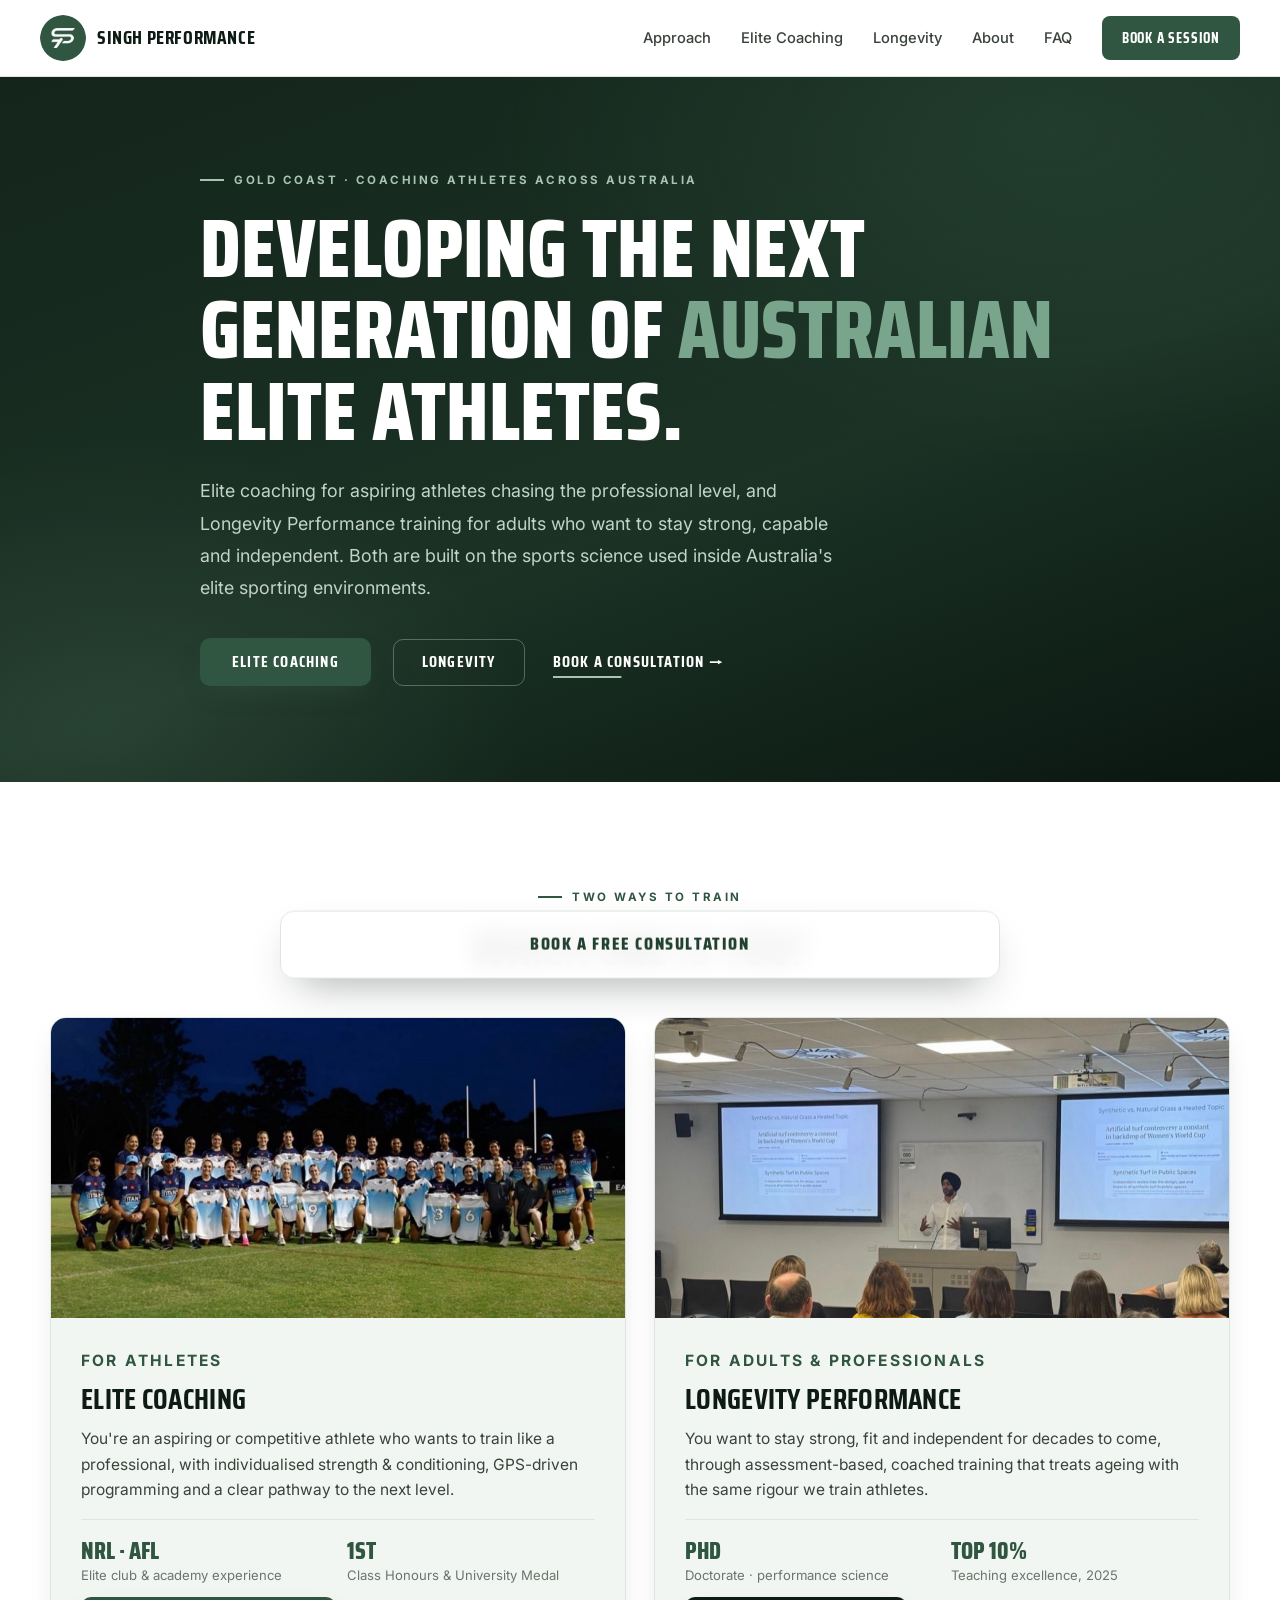
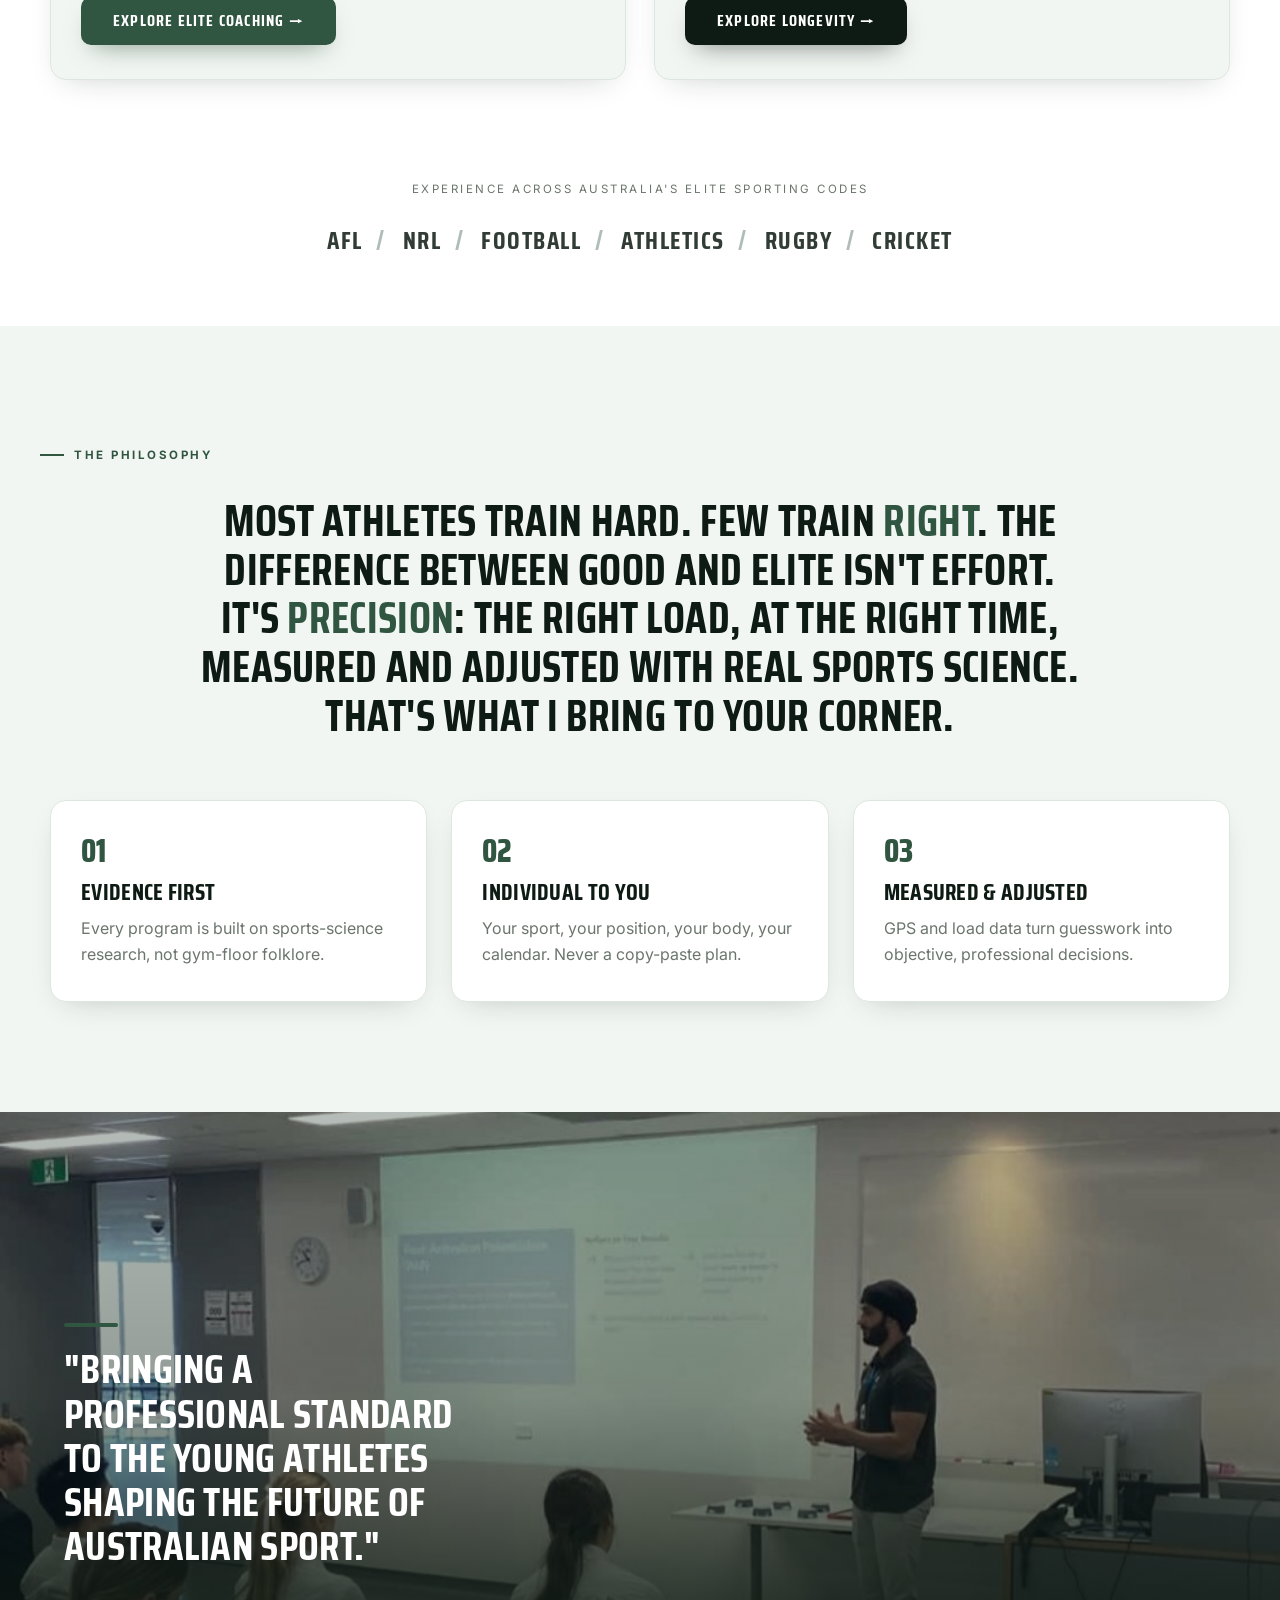
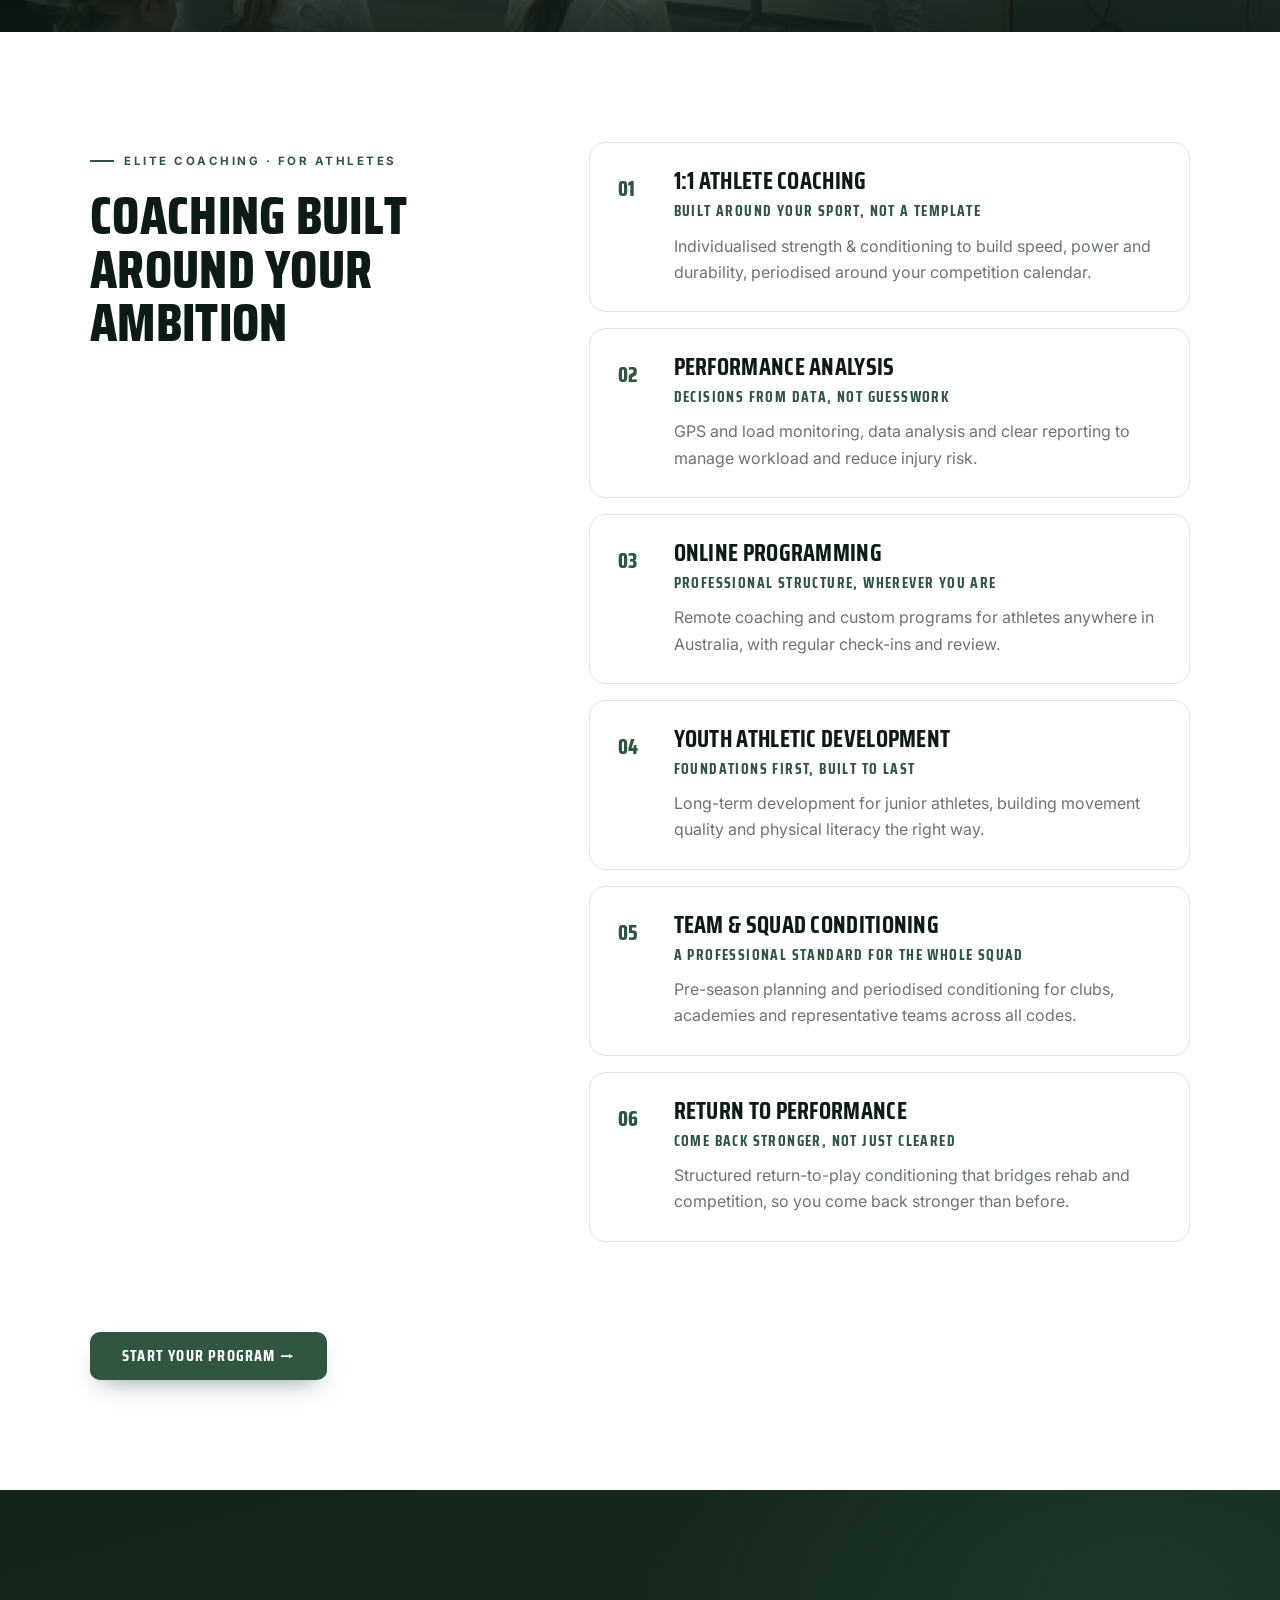
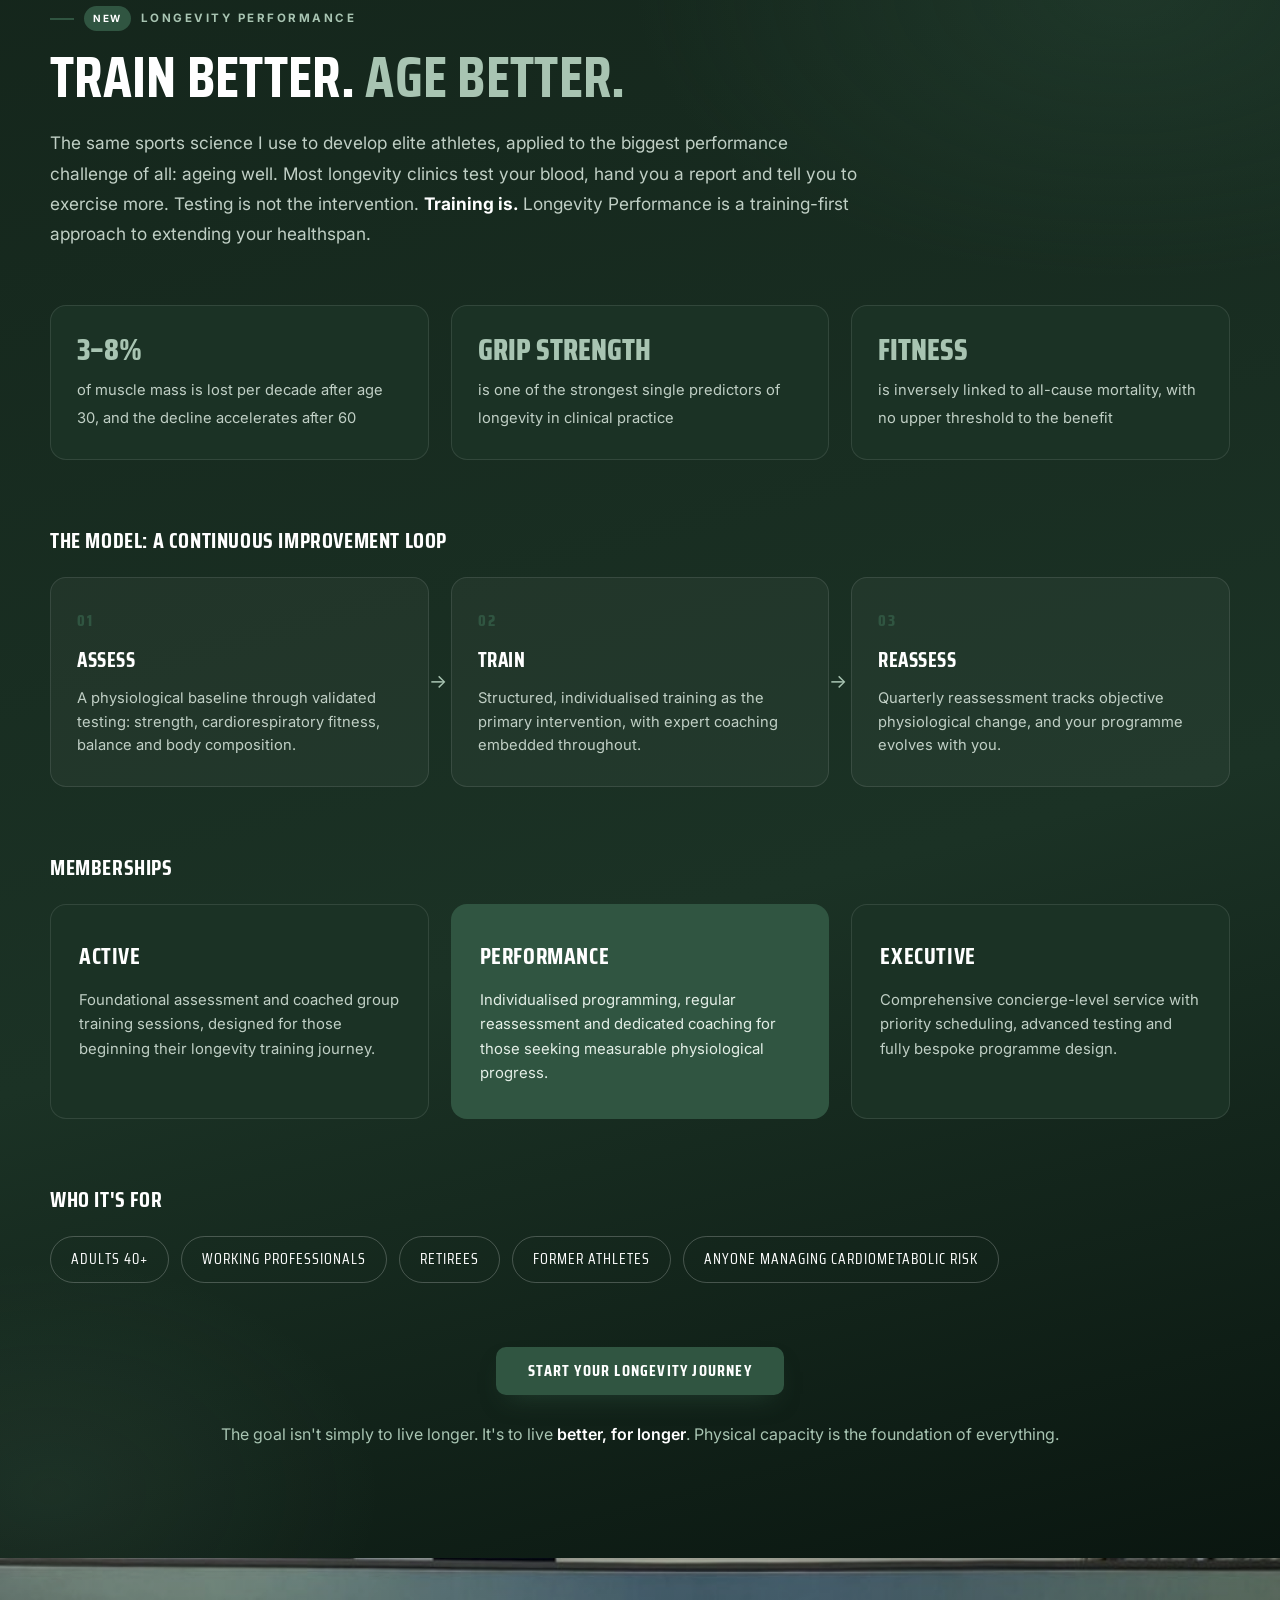
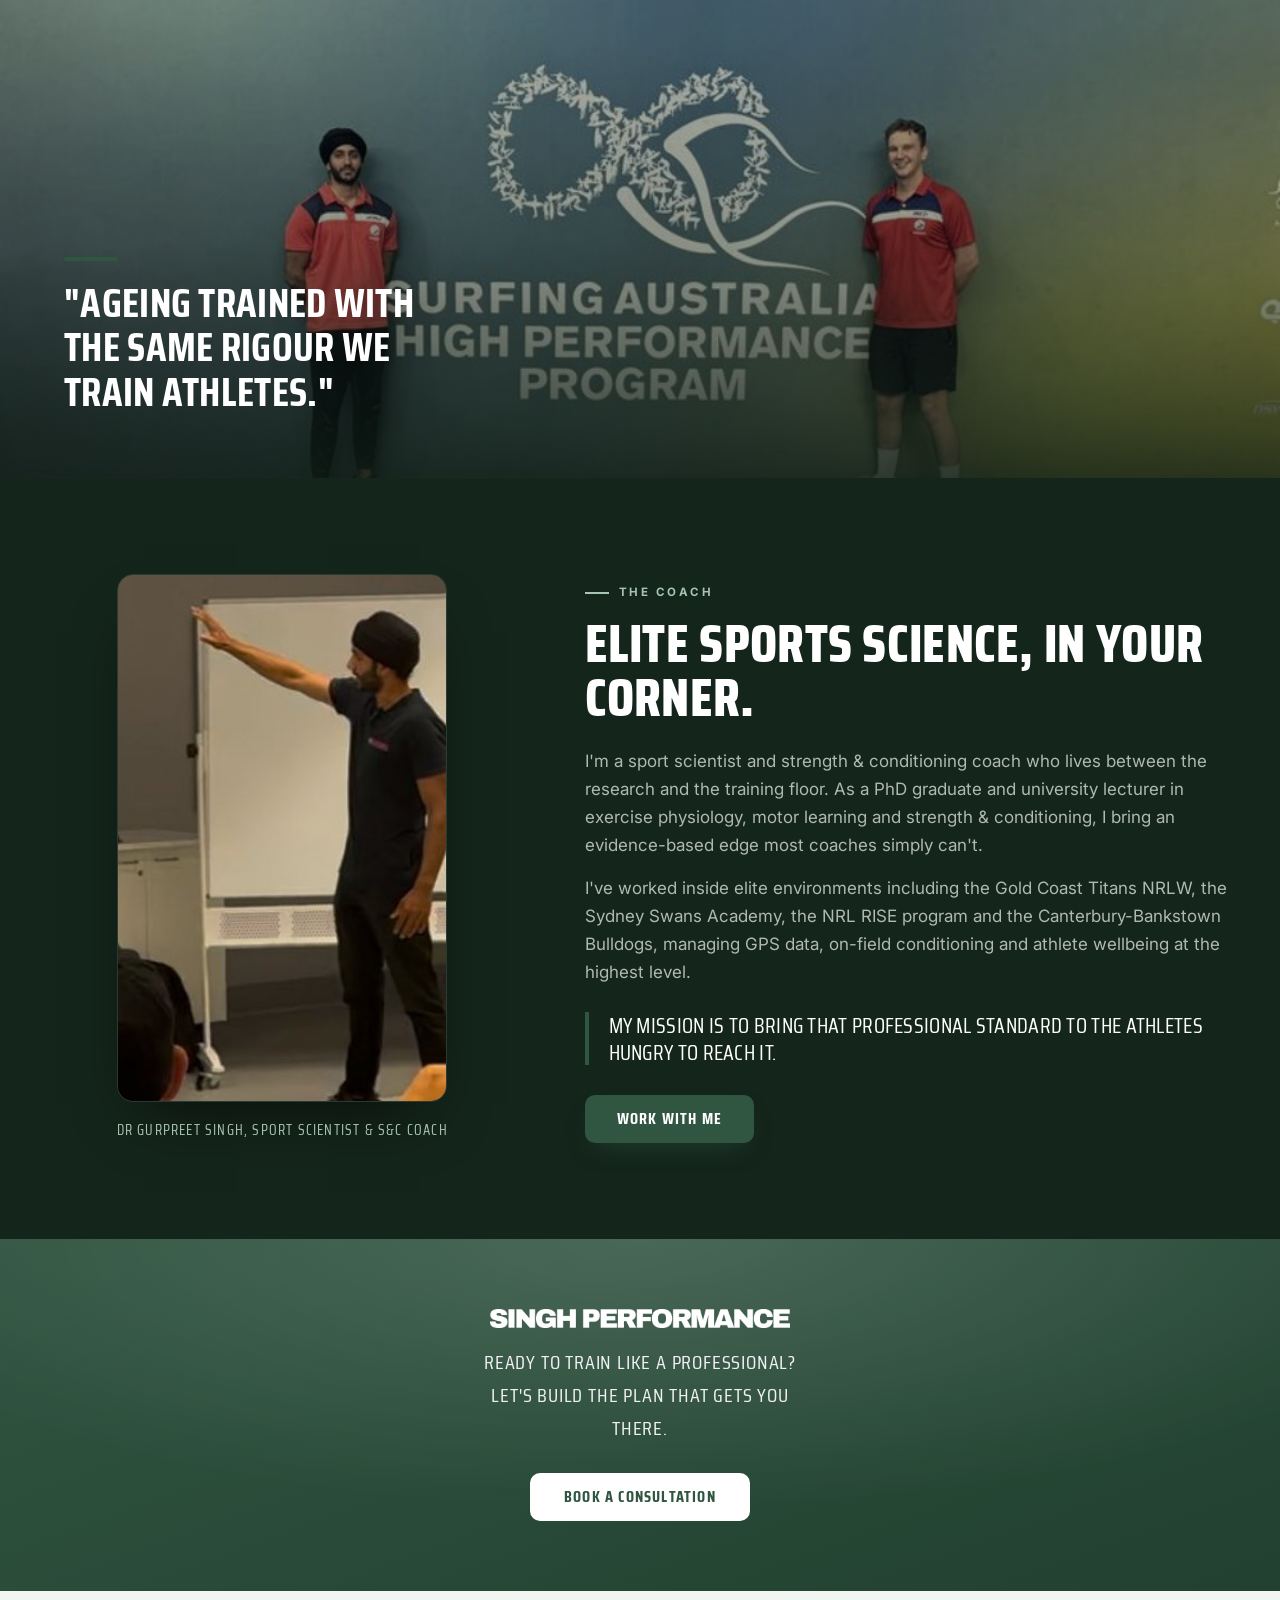
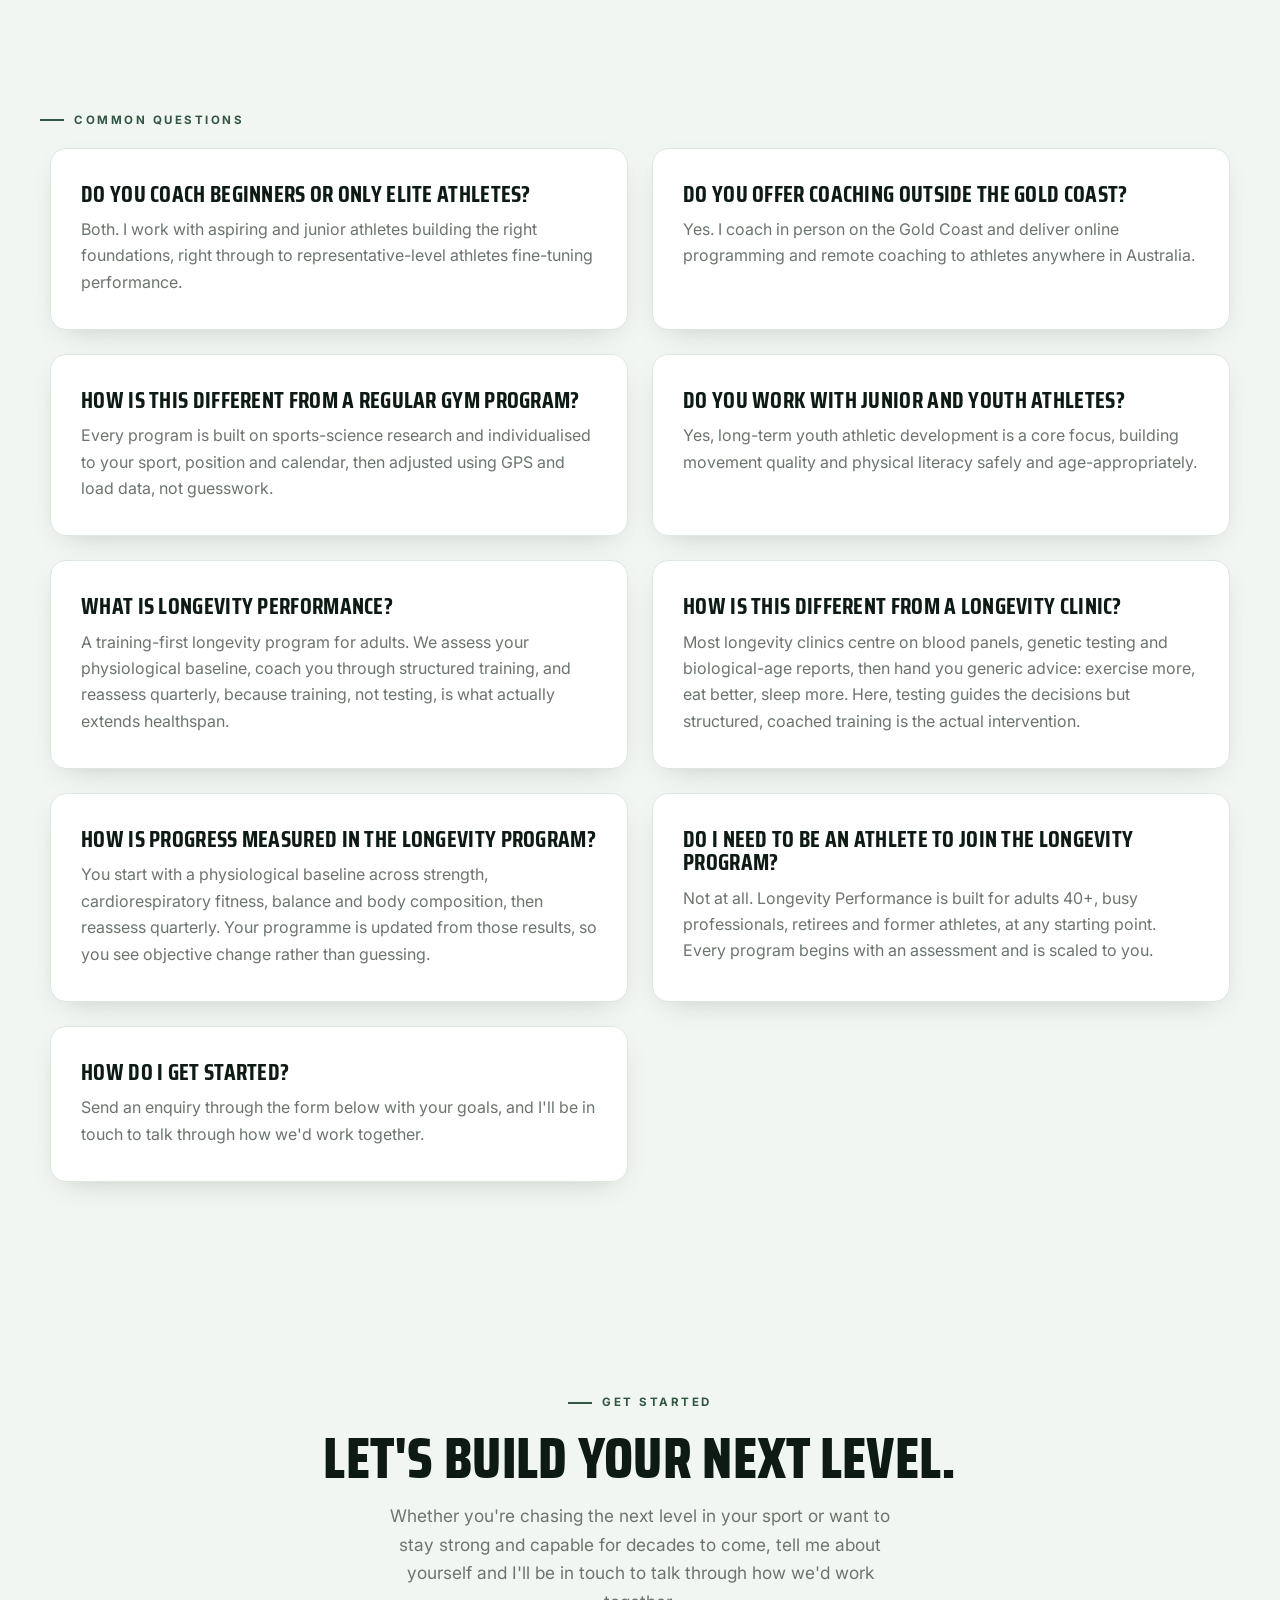
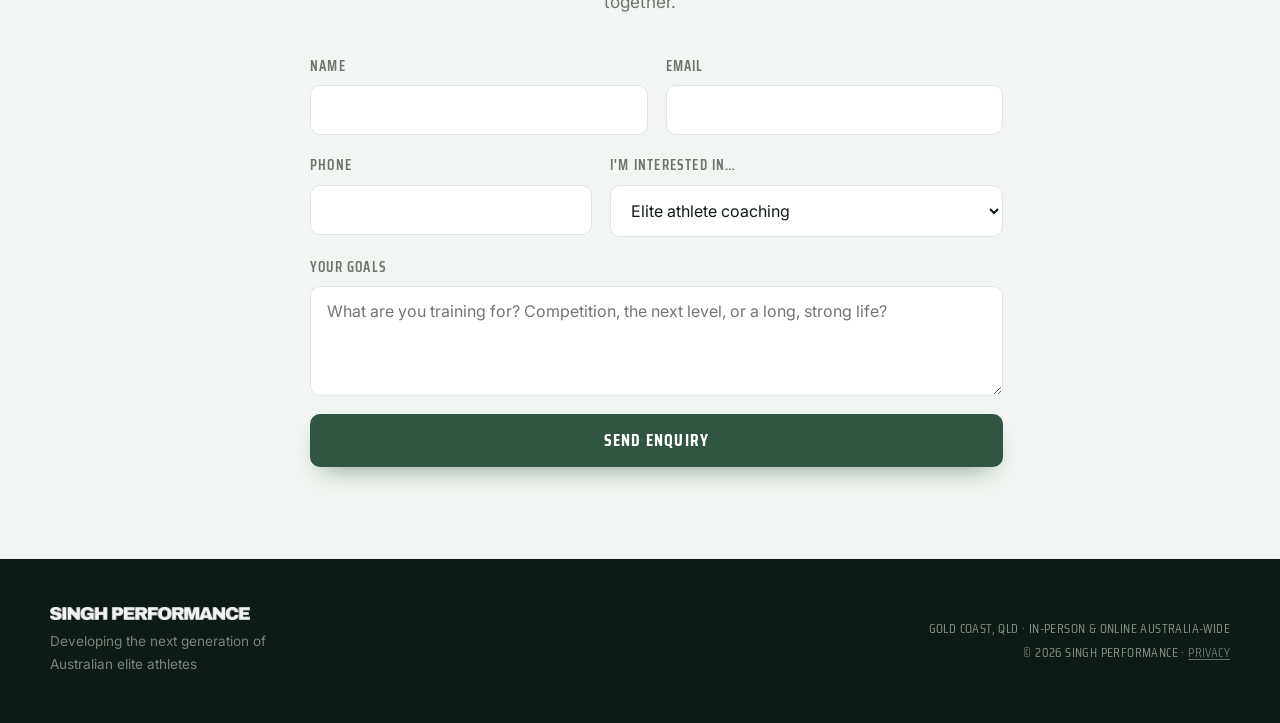
<file: index.html>
<!DOCTYPE html>
<html lang="en">
<head>
<meta charset="UTF-8" />
<meta name="viewport" content="width=device-width, initial-scale=1.0" />

<!-- Google tag (gtag.js) -->
<script async src="https://www.googletagmanager.com/gtag/js?id=G-8RPVHQFWWF"></script>
<script>
  window.dataLayer = window.dataLayer || [];
  function gtag(){dataLayer.push(arguments);}
  gtag('js', new Date());
  gtag('config', 'G-8RPVHQFWWF');
</script>

<!-- Microsoft Clarity (heatmaps + session recordings) -->
<script type="text/javascript">
  (function(c,l,a,r,i,t,y){
      c[a]=c[a]||function(){(c[a].q=c[a].q||[]).push(arguments)};
      t=l.createElement(r);t.async=1;t.src="https://www.clarity.ms/tag/"+i;
      y=l.getElementsByTagName(r)[0];y.parentNode.insertBefore(t,y);
  })(window, document, "clarity", "script", "xoti4fgaty");
</script>

<title>Singh Performance | Elite Strength &amp; Conditioning Coaching in Gold Coast</title>
<meta name="description" content="Evidence-based strength & conditioning for aspiring athletes, plus Longevity Performance training to help adults build strength, fitness and healthspan. Gold Coast based, in-person and online. Led by Dr Gurpreet Singh, sport scientist, PhD graduate and university lecturer." />
<meta name="keywords" content="strength and conditioning Gold Coast, sports performance coach, athletic development, aspiring athletes, performance analysis, online coaching, sports scientist, longevity training Gold Coast, healthspan, strength training over 40, ageing well exercise" />
<meta name="author" content="Dr Gurpreet Singh" />
<link rel="canonical" href="https://singh-performance.vercel.app/" />
<meta name="msvalidate.01" content="92124E32671C10B7A92B32FA851747DD" />

<meta property="og:type" content="website" />
<meta property="og:title" content="Singh Performance | Take Your Performance to the Next Level" />
<meta property="og:description" content="Evidence-based coaching for aspiring athletes ready to train like professionals. Gold Coast · in-person & online." />
<meta property="og:image" content="https://singh-performance.vercel.app/assets/logo-400.png" />
<meta property="og:url" content="https://singh-performance.vercel.app/" />
<meta name="twitter:card" content="summary_large_image" />

<link rel="icon" type="image/png" href="assets/logo-circle-128.png" />
<link rel="apple-touch-icon" href="assets/apple-touch-icon.png" />
<meta name="theme-color" content="#14251b" />
<link rel="preconnect" href="https://fonts.googleapis.com" />
<link rel="preconnect" href="https://fonts.gstatic.com" crossorigin />
<link href="https://fonts.googleapis.com/css2?family=Saira+Condensed:wght@500;600;700;800&family=Inter:wght@400;500;600;700&display=swap" rel="stylesheet" />
<link rel="stylesheet" href="styles.css" />

<script type="application/ld+json">
{
  "@context": "https://schema.org",
  "@type": "SportsActivityLocation",
  "name": "Singh Performance",
  "description": "Evidence-based strength & conditioning for aspiring athletes and teams, plus Longevity Performance, a training-first healthspan program for adults.",
  "slogan": "Developing the next generation of Australian elite athletes",
  "image": "https://singh-performance.vercel.app/assets/logo-400.png",
  "url": "https://singh-performance.vercel.app/",
  "areaServed": "Australia",
  "address": { "@type": "PostalAddress", "addressRegion": "QLD", "addressLocality": "Gold Coast", "addressCountry": "AU" },
  "geo": { "@type": "GeoCoordinates", "latitude": -28.0167, "longitude": 153.4000 },
  "founder": { "@type": "Person", "name": "Dr Gurpreet Singh", "jobTitle": "Sport Scientist & Strength and Conditioning Coach", "alumniOf": "Southern Cross University" },
  "hasOfferCatalog": {
    "@type": "OfferCatalog",
    "name": "Coaching Programs",
    "itemListElement": [
      { "@type": "Offer", "itemOffered": { "@type": "Service", "name": "Elite Athlete Coaching", "description": "Individualised strength and conditioning, GPS-driven performance analysis, online programming, youth athletic development and team conditioning for aspiring and competitive athletes.", "areaServed": "Australia", "provider": { "@type": "Person", "name": "Dr Gurpreet Singh" } } },
      { "@type": "Offer", "itemOffered": { "@type": "Service", "name": "Longevity Performance", "description": "Training-first healthspan program for adults: physiological baseline assessment, structured coached training and quarterly reassessment across Active, Performance and Executive memberships.", "areaServed": "Gold Coast, Australia", "provider": { "@type": "Person", "name": "Dr Gurpreet Singh" } } }
    ]
  }
}
</script>

<script type="application/ld+json">
{
  "@context": "https://schema.org",
  "@type": "Person",
  "name": "Dr Gurpreet Singh",
  "jobTitle": "Sport Scientist & Strength and Conditioning Coach",
  "worksFor": { "@type": "Organization", "name": "Singh Performance", "url": "https://singh-performance.vercel.app/" },
  "alumniOf": { "@type": "CollegeOrUniversity", "name": "Southern Cross University" },
  "url": "https://singh-performance.vercel.app/",
  "knowsAbout": ["strength and conditioning", "sports science", "exercise physiology", "athletic development", "longevity training", "healthspan"],
  "sameAs": [
    "https://www.linkedin.com/in/gurpreet-singh-19b025181/",
    "https://www.scu.edu.au/about/leadership/university-council/gurpreet-singh/"
  ]
}
</script>

<script type="application/ld+json">
{
  "@context": "https://schema.org",
  "@type": "FAQPage",
  "mainEntity": [
    {"@type":"Question","name":"Do you coach beginners or only elite athletes?","acceptedAnswer":{"@type":"Answer","text":"Both. I work with aspiring and junior athletes building the right foundations, right through to representative-level athletes fine-tuning performance."}},
    {"@type":"Question","name":"Do you offer coaching outside the Gold Coast?","acceptedAnswer":{"@type":"Answer","text":"Yes. I coach in person on the Gold Coast and deliver online programming and remote coaching to athletes anywhere in Australia."}},
    {"@type":"Question","name":"How is this different from a regular gym program?","acceptedAnswer":{"@type":"Answer","text":"Every program is built on sports-science research and individualised to your sport, position and calendar, then adjusted using GPS and load data, not guesswork."}},
    {"@type":"Question","name":"Do you work with junior and youth athletes?","acceptedAnswer":{"@type":"Answer","text":"Yes, long-term youth athletic development is a core focus, building movement quality and physical literacy safely and age-appropriately."}},
    {"@type":"Question","name":"What is Longevity Performance?","acceptedAnswer":{"@type":"Answer","text":"A training-first longevity program for adults: assess your physiological baseline, train with structured coaching, and reassess quarterly. Training, not testing, is the intervention that extends healthspan."}},
    {"@type":"Question","name":"How is this different from a longevity clinic?","acceptedAnswer":{"@type":"Answer","text":"Most longevity clinics centre on blood panels, genetic testing and biological-age reports, then hand you generic advice: exercise more, eat better, sleep more. Here, testing guides the decisions but structured, coached training is the actual intervention."}},
    {"@type":"Question","name":"How is progress measured in the longevity program?","acceptedAnswer":{"@type":"Answer","text":"You start with a physiological baseline across strength, cardiorespiratory fitness, balance and body composition, then reassess quarterly. Your programme is updated from those results, so you see objective change rather than guessing."}},
    {"@type":"Question","name":"Do I need to be an athlete to join the longevity program?","acceptedAnswer":{"@type":"Answer","text":"No. Longevity Performance is built for adults 40+, busy professionals, retirees and former athletes at any starting point. Every program begins with an assessment and is scaled to the individual."}},
    {"@type":"Question","name":"How do I get started?","acceptedAnswer":{"@type":"Answer","text":"Send an enquiry through the contact form with your goals, and Dr Singh will be in touch to talk through how you'd work together."}}
  ]
}
</script>
</head>
<body>

<span id="top" aria-hidden="true"></span>
<!-- NAV -->
<header class="nav">
  <a class="brand" href="#top" aria-label="Singh Performance, back to top">
    <img src="assets/logo-circle-128.png" alt="Singh Performance" width="46" height="46" />
    <span>Singh Performance</span>
  </a>
  <button class="nav__toggle" aria-label="Open menu" aria-expanded="false" aria-controls="nav-links">
    <span></span><span></span><span></span>
  </button>
  <nav class="nav__links" id="nav-links">
    <a href="#approach">Approach</a>
    <a href="#elite">Elite Coaching</a>
    <a href="#longevity">Longevity</a>
    <a href="#about">About</a>
    <a href="#faq">FAQ</a>
    <a href="#contact" class="link-cta">Book a session</a>
  </nav>
</header>

<!-- HERO -->
<section class="hero">
  <div class="hero__grid">
    <div class="hero__text">
      <p class="kicker">Gold Coast · Coaching athletes across Australia</p>
      <h1>Developing the next generation of <em>Australian</em> elite athletes.</h1>
      <p class="lede">Elite coaching for aspiring athletes chasing the professional level, and Longevity Performance training for adults who want to stay strong, capable and independent. Both are built on the sports science used inside Australia's elite sporting environments.</p>
      <div class="hero__actions">
        <a href="#elite" class="btn btn--solid">Elite Coaching</a>
        <a href="#longevity" class="btn btn--ghost">Longevity</a>
        <a href="#contact" class="btn btn--text">Book a consultation →</a>
      </div>
    </div>
    <!-- hero portrait removed 2026-07-20; replacement photo coming. Restore a .hero__mark block here when it arrives. -->
  </div>
</section>

<!-- TWO PATHWAYS -->
<section class="paths" id="pathways">
  <div class="paths__intro">
    <p class="kicker kicker--center">Two ways to train</p>
    <h2>Which one is you?</h2>
  </div>
  <div class="paths__grid">
    <a class="path" href="#elite">
      <div class="path__media"><img src="assets/path-elite.jpg" alt="Gold Coast Titans NRLW squad at a jersey presentation" loading="lazy" /></div>
      <div class="path__body">
        <p class="path__kicker">For athletes</p>
        <h3>Elite Coaching</h3>
        <p>You're an aspiring or competitive athlete who wants to train like a professional, with individualised strength &amp; conditioning, GPS-driven programming and a clear pathway to the next level.</p>
        <div class="path__creds">
          <div class="pcred"><strong>NRL · AFL</strong><span>Elite club &amp; academy experience</span></div>
          <div class="pcred"><strong>1st</strong><span>Class Honours &amp; University Medal</span></div>
        </div>
        <span class="path__cta btn btn--solid">Explore elite coaching →</span>
      </div>
    </a>
    <a class="path" href="#longevity">
      <div class="path__media"><img src="assets/path-longevity.jpg" alt="Dr Gurpreet Singh presenting exercise science to a community audience" loading="lazy" /></div>
      <div class="path__body">
        <p class="path__kicker">For adults &amp; professionals</p>
        <h3>Longevity Performance</h3>
        <p>You want to stay strong, fit and independent for decades to come, through assessment-based, coached training that treats ageing with the same rigour we train athletes.</p>
        <div class="path__creds">
          <div class="pcred"><strong>PhD</strong><span>Doctorate · performance science</span></div>
          <div class="pcred"><strong>Top 10%</strong><span>Teaching excellence, 2025</span></div>
        </div>
        <span class="path__cta btn btn--dark">Explore longevity →</span>
      </div>
    </a>
  </div>
</section>

<!-- AUSTRALIAN SPORT STRIP -->
<section class="codes">
  <span class="codes__label">Experience across Australia's elite sporting codes</span>
  <ul class="codes__list">
    <li>AFL</li><li>NRL</li><li>Football</li><li>Athletics</li><li>Rugby</li><li>Cricket</li>
  </ul>
</section>

<!-- APPROACH / PHILOSOPHY -->
<section class="approach" id="approach">
  <p class="kicker kicker--center">The philosophy</p>
  <p class="statement">Most athletes train hard. Few train <em>right</em>. The difference between good and elite isn't effort. It's <em>precision</em>: the right load, at the right time, measured and adjusted with real sports science. That's what I bring to your corner.</p>
  <div class="pillars">
    <div class="pillar"><span>01</span><h3>Evidence first</h3><p>Every program is built on sports-science research, not gym-floor folklore.</p></div>
    <div class="pillar"><span>02</span><h3>Individual to you</h3><p>Your sport, your position, your body, your calendar. Never a copy-paste plan.</p></div>
    <div class="pillar"><span>03</span><h3>Measured &amp; adjusted</h3><p>GPS and load data turn guesswork into objective, professional decisions.</p></div>
  </div>
</section>

<!-- ACTION BAND -->
<section class="band">
  <img src="assets/band-coaching.jpg" alt="Dr Gurpreet Singh coaching young athletes" />
  <div class="band__overlay">
    <p class="band__quote">"Bringing a professional standard to the young athletes shaping the future of Australian sport."</p>
  </div>
</section>

<!-- SERVICES -->
<section class="services" id="elite">
  <div class="services__intro">
    <p class="kicker">Elite Coaching · For athletes</p>
    <h2>Coaching built around your ambition</h2>
  </div>
  <ol class="svc-list">
    <li class="svc">
      <span class="svc__no">01</span>
      <div class="svc__body"><h3>1:1 Athlete Coaching</h3><p class="svc__benefit">Built around your sport, not a template</p><p>Individualised strength &amp; conditioning to build speed, power and durability, periodised around your competition calendar.</p></div>
    </li>
    <li class="svc">
      <span class="svc__no">02</span>
      <div class="svc__body"><h3>Performance Analysis</h3><p class="svc__benefit">Decisions from data, not guesswork</p><p>GPS and load monitoring, data analysis and clear reporting to manage workload and reduce injury risk.</p></div>
    </li>
    <li class="svc">
      <span class="svc__no">03</span>
      <div class="svc__body"><h3>Online Programming</h3><p class="svc__benefit">Professional structure, wherever you are</p><p>Remote coaching and custom programs for athletes anywhere in Australia, with regular check-ins and review.</p></div>
    </li>
    <li class="svc">
      <span class="svc__no">04</span>
      <div class="svc__body"><h3>Youth Athletic Development</h3><p class="svc__benefit">Foundations first, built to last</p><p>Long-term development for junior athletes, building movement quality and physical literacy the right way.</p></div>
    </li>
    <li class="svc">
      <span class="svc__no">05</span>
      <div class="svc__body"><h3>Team &amp; Squad Conditioning</h3><p class="svc__benefit">A professional standard for the whole squad</p><p>Pre-season planning and periodised conditioning for clubs, academies and representative teams across all codes.</p></div>
    </li>
    <li class="svc">
      <span class="svc__no">06</span>
      <div class="svc__body"><h3>Return to Performance</h3><p class="svc__benefit">Come back stronger, not just cleared</p><p>Structured return-to-play conditioning that bridges rehab and competition, so you come back stronger than before.</p></div>
    </li>
  </ol>
  <div class="svc-cta">
    <a href="#contact" class="btn btn--solid">Start your program →</a>
  </div>
</section>

<!-- LONGEVITY PERFORMANCE -->
<section class="longevity" id="longevity">
  <div class="longevity__inner">
    <div class="longevity__head">
      <p class="kicker kicker--light"><span class="longevity__new">New</span> Longevity Performance</p>
      <h2>Train better. <em>Age better.</em></h2>
      <p class="longevity__lede">The same sports science I use to develop elite athletes, applied to the biggest performance challenge of all: ageing well. Most longevity clinics test your blood, hand you a report and tell you to exercise more. Testing is not the intervention. <strong>Training is.</strong> Longevity Performance is a training-first approach to extending your healthspan.</p>
    </div>

    <div class="longevity__facts">
      <div class="lfact"><strong>3–8%</strong><span>of muscle mass is lost per decade after age 30, and the decline accelerates after 60</span></div>
      <div class="lfact"><strong>Grip strength</strong><span>is one of the strongest single predictors of longevity in clinical practice</span></div>
      <div class="lfact"><strong>Fitness</strong><span>is inversely linked to all-cause mortality, with no upper threshold to the benefit</span></div>
    </div>

    <div class="longevity__loop">
      <h3 class="longevity__subhead">The model: a continuous improvement loop</h3>
      <ol class="loop">
        <li><span>01</span><h4>Assess</h4><p>A physiological baseline through validated testing: strength, cardiorespiratory fitness, balance and body composition.</p></li>
        <li><span>02</span><h4>Train</h4><p>Structured, individualised training as the primary intervention, with expert coaching embedded throughout.</p></li>
        <li><span>03</span><h4>Reassess</h4><p>Quarterly reassessment tracks objective physiological change, and your programme evolves with you.</p></li>
      </ol>
    </div>

    <div class="longevity__tiers">
      <h3 class="longevity__subhead">Memberships</h3>
      <div class="tiers">
        <div class="tier">
          <h4>Active</h4>
          <p>Foundational assessment and coached group training sessions, designed for those beginning their longevity training journey.</p>
        </div>
        <div class="tier tier--feature">
          <h4>Performance</h4>
          <p>Individualised programming, regular reassessment and dedicated coaching for those seeking measurable physiological progress.</p>
        </div>
        <div class="tier">
          <h4>Executive</h4>
          <p>Comprehensive concierge-level service with priority scheduling, advanced testing and fully bespoke programme design.</p>
        </div>
      </div>
    </div>

    <div class="longevity__who">
      <h3 class="longevity__subhead">Who it's for</h3>
      <ul class="who">
        <li>Adults 40+</li><li>Working professionals</li><li>Retirees</li><li>Former athletes</li><li>Anyone managing cardiometabolic risk</li>
      </ul>
    </div>

    <div class="longevity__cta">
      <a href="#contact" class="btn btn--solid">Start your longevity journey</a>
      <p class="longevity__vision">The goal isn't simply to live longer. It's to live <em>better, for longer</em>. Physical capacity is the foundation of everything.</p>
    </div>
  </div>
</section>

<!-- HIGH PERFORMANCE BAND -->
<section class="band">
  <img src="assets/band-highperformance.jpg" alt="Dr Gurpreet Singh at the Surfing Australia High Performance Program" />
  <div class="band__overlay">
    <p class="band__quote">"Ageing trained with the same rigour we train athletes."</p>
  </div>
</section>

<!-- ABOUT -->
<section class="about" id="about">
  <div class="about__media">
    <div class="about__photo"><img src="assets/about-coach.jpg" alt="Dr Gurpreet Singh coaching a performance session" /></div>
    <p class="about__caption">Dr Gurpreet Singh, Sport Scientist &amp; S&amp;C Coach</p>
  </div>
  <div class="about__body">
    <p class="kicker">The coach</p>
    <h2>Elite sports science, in your corner.</h2>
    <p>I'm a sport scientist and strength &amp; conditioning coach who lives between the research and the training floor. As a PhD graduate and university lecturer in exercise physiology, motor learning and strength &amp; conditioning, I bring an evidence-based edge most coaches simply can't.</p>
    <p>I've worked inside elite environments including the Gold Coast Titans NRLW, the Sydney Swans Academy, the NRL RISE program and the Canterbury-Bankstown Bulldogs, managing GPS data, on-field conditioning and athlete wellbeing at the highest level.</p>
    <p class="about__mission">My mission is to bring that professional standard to the athletes hungry to reach it.</p>
    <a href="#contact" class="btn btn--solid">Work with me</a>
  </div>
</section>

<!-- BRAND BAND -->
<section class="brandband">
  <img class="brandband__mark" src="assets/wordmark-white.png" alt="Singh Performance" />
  <p class="brandband__tag">Ready to train like a professional? Let's build the plan that gets you there.</p>
  <a href="#contact" class="btn brandband__cta">Book a consultation</a>
</section>

<!-- FAQ -->
<section class="approach" id="faq">
  <p class="kicker kicker--center">Common questions</p>
  <div class="pillars pillars--faq">
    <div class="pillar"><h3>Do you coach beginners or only elite athletes?</h3><p>Both. I work with aspiring and junior athletes building the right foundations, right through to representative-level athletes fine-tuning performance.</p></div>
    <div class="pillar"><h3>Do you offer coaching outside the Gold Coast?</h3><p>Yes. I coach in person on the Gold Coast and deliver online programming and remote coaching to athletes anywhere in Australia.</p></div>
    <div class="pillar"><h3>How is this different from a regular gym program?</h3><p>Every program is built on sports-science research and individualised to your sport, position and calendar, then adjusted using GPS and load data, not guesswork.</p></div>
    <div class="pillar"><h3>Do you work with junior and youth athletes?</h3><p>Yes, long-term youth athletic development is a core focus, building movement quality and physical literacy safely and age-appropriately.</p></div>
    <div class="pillar"><h3>What is Longevity Performance?</h3><p>A training-first longevity program for adults. We assess your physiological baseline, coach you through structured training, and reassess quarterly, because training, not testing, is what actually extends healthspan.</p></div>
    <div class="pillar"><h3>How is this different from a longevity clinic?</h3><p>Most longevity clinics centre on blood panels, genetic testing and biological-age reports, then hand you generic advice: exercise more, eat better, sleep more. Here, testing guides the decisions but structured, coached training is the actual intervention.</p></div>
    <div class="pillar"><h3>How is progress measured in the longevity program?</h3><p>You start with a physiological baseline across strength, cardiorespiratory fitness, balance and body composition, then reassess quarterly. Your programme is updated from those results, so you see objective change rather than guessing.</p></div>
    <div class="pillar"><h3>Do I need to be an athlete to join the longevity program?</h3><p>Not at all. Longevity Performance is built for adults 40+, busy professionals, retirees and former athletes, at any starting point. Every program begins with an assessment and is scaled to you.</p></div>
    <div class="pillar"><h3>How do I get started?</h3><p>Send an enquiry through the form below with your goals, and I'll be in touch to talk through how we'd work together.</p></div>
  </div>
</section>

<!-- CONTACT -->
<section class="contact" id="contact">
  <div class="contact__inner">
    <p class="kicker kicker--light">Get started</p>
    <h2>Let's build your next level.</h2>
    <p class="contact__lede">Whether you're chasing the next level in your sport or want to stay strong and capable for decades to come, tell me about yourself and I'll be in touch to talk through how we'd work together.</p>
    <form class="form" name="enquiry" method="POST" action="https://api.web3forms.com/submit">
      <!-- Web3Forms: paste your free access key below (get it at web3forms.com using pritpal.singh.36991@gmail.com) -->
      <input type="hidden" name="access_key" value="e1cdface-5e6e-43bd-a120-fbaf34abcbf4" />
      <input type="hidden" name="subject" value="New enquiry from Singh Performance" />
      <input type="hidden" name="from_name" value="Singh Performance website" />
      <!-- Honeypot: real users never see or fill this; bots do, and get silently rejected -->
      <input type="checkbox" name="botcheck" class="hidden" style="display:none !important" tabindex="-1" autocomplete="off" />
      <div class="form__row">
        <label>Name<input type="text" name="name" required /></label>
        <label>Email<input type="email" name="email" required /></label>
      </div>
      <div class="form__row">
        <label>Phone<input type="tel" name="phone" /></label>
        <label>I'm interested in…
          <select name="enquiry_type">
            <option>Elite athlete coaching</option>
            <option>Longevity Performance</option>
            <option>Youth development (I'm a parent or guardian)</option>
            <option>Team or club conditioning</option>
            <option>Something else</option>
          </select>
        </label>
      </div>
      <label>Your goals<textarea name="message" rows="4" placeholder="What are you training for? Competition, the next level, or a long, strong life?"></textarea></label>
      <button type="submit" class="btn btn--solid btn--full">Send enquiry</button>
    </form>
  </div>
</section>

<!-- STICKY CTA BAR -->
<div class="ctabar" id="ctabar" aria-hidden="true">
  <a href="#contact">Book a Free Consultation</a>
</div>

<!-- FOOTER -->
<footer class="footer">
  <div class="footer__inner">
    <div class="brand--footer">
      <img class="footer__wordmark" src="assets/wordmark-white.png" alt="Singh Performance" />
      <span>Developing the next generation of Australian elite athletes</span>
    </div>
    <p class="footer__meta">Gold Coast, QLD · In-person &amp; online Australia-wide<br />© <span id="year"></span> Singh Performance · <a href="privacy.html" class="footer__link">Privacy</a></p>
  </div>
</footer>

<script>
  document.getElementById('year').textContent = new Date().getFullYear();

  // Logo → home: the href="#top" now targets a static sentinel at the very top of the
  // document (not the sticky header), so native anchor navigation scrolls to the top
  // correctly and smoothly (via CSS scroll-behavior). No JS needed.

  // Mobile menu toggle
  (function(){
    var nav = document.querySelector('.nav');
    var toggle = document.querySelector('.nav__toggle');
    var links = document.getElementById('nav-links');
    if(!toggle || !links) return;
    function close(){ nav.classList.remove('nav--open'); toggle.setAttribute('aria-expanded','false'); }
    toggle.addEventListener('click', function(){
      var open = nav.classList.toggle('nav--open');
      toggle.setAttribute('aria-expanded', open ? 'true' : 'false');
    });
    links.querySelectorAll('a').forEach(function(a){ a.addEventListener('click', close); });
  })();

  // Sticky CTA bar: show after the hero, hide while the contact form is on screen
  (function(){
    var bar = document.getElementById('ctabar');
    var hero = document.querySelector('.hero');
    var contact = document.getElementById('contact');
    if(!bar || !hero || !contact) return;
    function update(){
      var pastHero = window.scrollY > hero.offsetHeight * 0.7;
      var c = contact.getBoundingClientRect();
      var contactVisible = c.top < window.innerHeight && c.bottom > 0;
      var show = pastHero && !contactVisible;
      bar.classList.toggle('show', show);
      bar.setAttribute('aria-hidden', show ? 'false' : 'true');
    }
    update(); window.addEventListener('scroll', update, { passive:true });
  })();

  // Nav shadow once scrolled
  (function(){
    var nav = document.querySelector('.nav');
    function onScroll(){ nav.classList.toggle('nav--scrolled', window.scrollY > 8); }
    onScroll(); window.addEventListener('scroll', onScroll, { passive:true });
  })();

  // Scroll-spy: highlight the nav link for the section in view
  (function(){
    if(!('IntersectionObserver' in window)) return;
    var links = Array.prototype.slice.call(document.querySelectorAll('.nav__links a[href^="#"]'));
    var map = {};
    links.forEach(function(a){ var id = a.getAttribute('href').slice(1); if(id) map[id] = a; });
    var sections = Object.keys(map).map(function(id){ return document.getElementById(id); }).filter(Boolean);
    var spy = new IntersectionObserver(function(entries){
      entries.forEach(function(e){
        if(e.isIntersecting){
          links.forEach(function(a){ a.classList.remove('is-active'); });
          if(map[e.target.id]) map[e.target.id].classList.add('is-active');
        }
      });
    }, { rootMargin: '-45% 0px -50% 0px' });
    sections.forEach(function(s){ spy.observe(s); });
  })();

  // Staggered scroll-reveal: adds a crafted, non-static feel
  (function(){
    var sels = ['.hero__text','.hero__mark','.stat','.codes','.statement','.pillar','.svc',
                '.paths__intro','.path','.services__intro','.svc-cta','.about__media','.about__body','.band__quote',
                '.longevity__head','.lfact','.loop > li','.tier','.longevity__who','.longevity__cta',
                '.brandband__mark','.brandband__tag','.brandband__cta','.contact__inner'];
    var els = [];
    sels.forEach(function(s){ document.querySelectorAll(s).forEach(function(el){ el.classList.add('reveal'); els.push(el); }); });
    if (!('IntersectionObserver' in window) || window.matchMedia('(prefers-reduced-motion: reduce)').matches){
      els.forEach(function(el){ el.classList.add('in'); }); return;
    }
    var obs = new IntersectionObserver(function(entries){
      entries.forEach(function(e){
        if(e.isIntersecting){
          // stagger siblings that reveal together (e.g. pillars, service rows, stats)
          var group = e.target.parentElement ? Array.prototype.slice.call(e.target.parentElement.children).filter(function(c){ return c.classList.contains('reveal'); }) : [e.target];
          var idx = Math.max(0, group.indexOf(e.target));
          e.target.style.transitionDelay = Math.min(idx * 80, 320) + 'ms';
          e.target.classList.add('in');
          obs.unobserve(e.target);
        }
      });
    }, { threshold: 0.12, rootMargin: '0px 0px -8% 0px' });
    els.forEach(function(el){ obs.observe(el); });
  })();
</script>
</body>
</html>
</file>
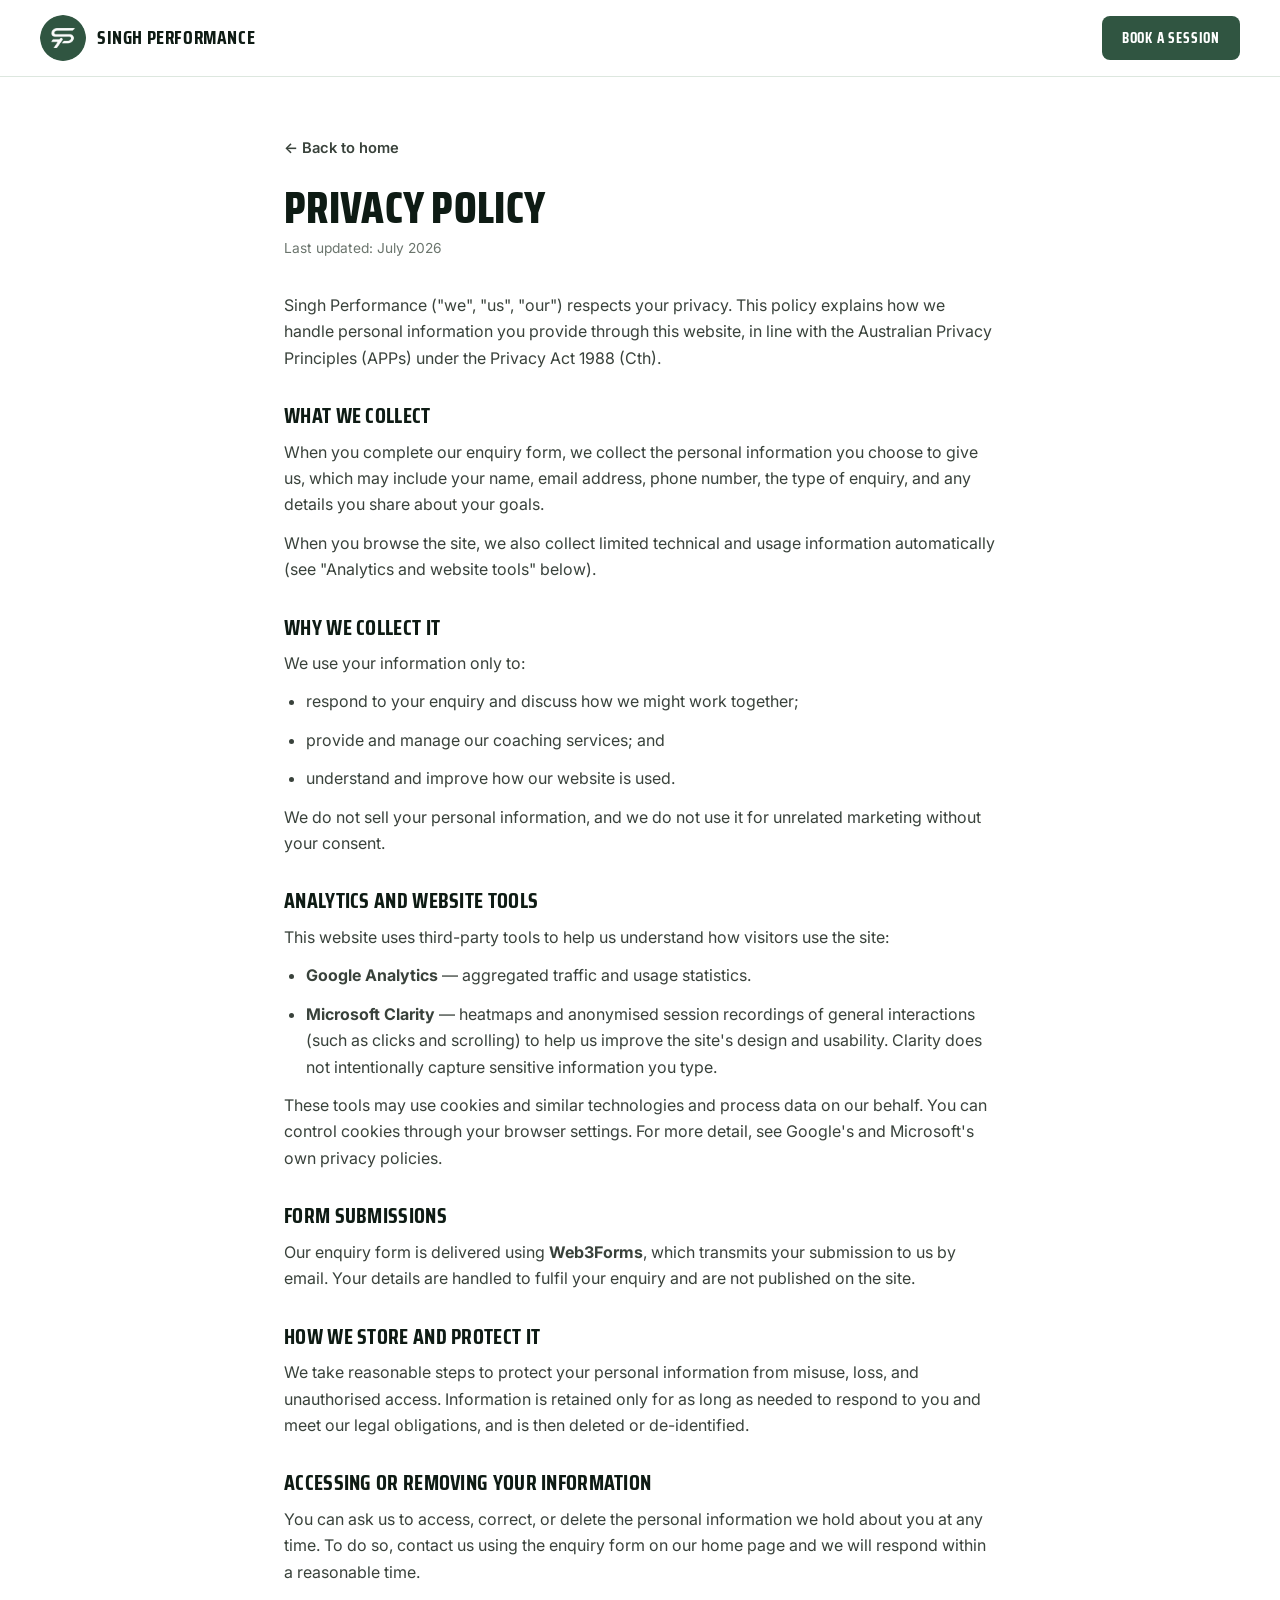
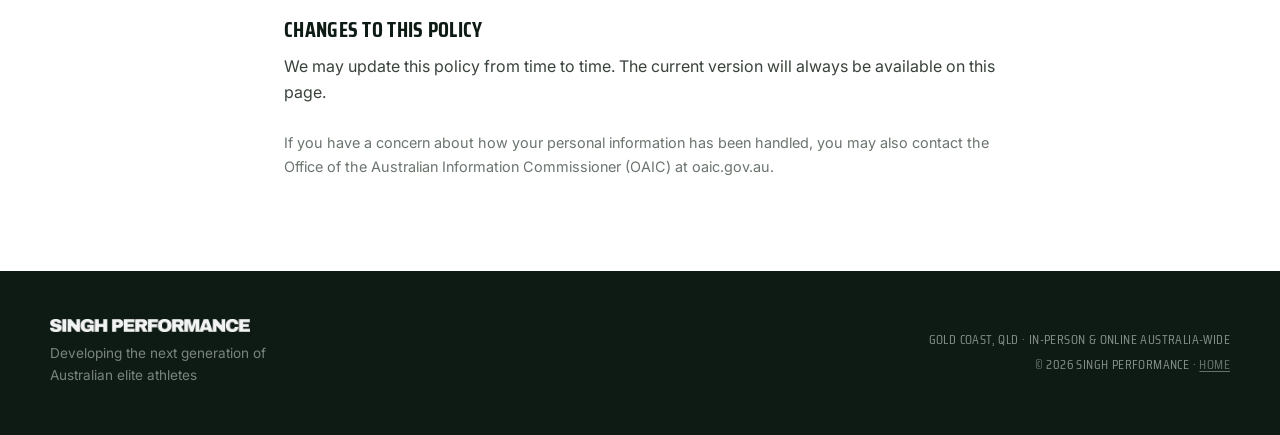
<file: privacy.html>
<!DOCTYPE html>
<html lang="en">
<head>
<meta charset="UTF-8" />
<meta name="viewport" content="width=device-width, initial-scale=1.0" />
<title>Privacy Policy | Singh Performance</title>
<meta name="description" content="How Singh Performance collects, uses and protects your personal information." />
<meta name="robots" content="noindex, follow" />
<link rel="canonical" href="https://singh-performance.vercel.app/privacy.html" />
<link rel="icon" type="image/png" href="assets/logo-circle-128.png" />
<link rel="preconnect" href="https://fonts.googleapis.com" />
<link rel="preconnect" href="https://fonts.gstatic.com" crossorigin />
<link href="https://fonts.googleapis.com/css2?family=Saira+Condensed:wght@500;600;700;800&family=Inter:wght@400;500;600;700&display=swap" rel="stylesheet" />
<link rel="stylesheet" href="styles.css" />
<style>
  .legal{max-width:760px;margin:0 auto;padding:56px 24px 80px}
  .legal a.back{display:inline-block;margin-bottom:26px;color:var(--blue);font-weight:600;font-size:.92rem}
  .legal h1{font-size:clamp(2rem,5vw,2.8rem);font-weight:800;margin-bottom:6px}
  .legal .updated{color:var(--muted);font-size:.86rem;margin-bottom:32px;display:block}
  .legal h2{font-size:1.35rem;margin:34px 0 12px}
  .legal p,.legal li{color:var(--text);font-size:1rem;margin-bottom:12px}
  .legal ul{padding-left:22px;margin-bottom:12px}
  .legal a{color:var(--blue)}
</style>
</head>
<body>
<span id="top" aria-hidden="true"></span>
<header class="nav">
  <a class="brand" href="index.html" aria-label="Singh Performance, home">
    <img src="assets/logo-circle-128.png" alt="Singh Performance" width="46" height="46" />
    <span>Singh Performance</span>
  </a>
  <nav class="nav__links">
    <a href="index.html#contact" class="link-cta">Book a session</a>
  </nav>
</header>

<main class="legal">
  <a class="back" href="index.html">&larr; Back to home</a>
  <h1>Privacy Policy</h1>
  <span class="updated">Last updated: July 2026</span>

  <p>Singh Performance ("we", "us", "our") respects your privacy. This policy explains how we handle personal information you provide through this website, in line with the Australian Privacy Principles (APPs) under the <em>Privacy Act 1988</em> (Cth).</p>

  <h2>What we collect</h2>
  <p>When you complete our enquiry form, we collect the personal information you choose to give us, which may include your name, email address, phone number, the type of enquiry, and any details you share about your goals.</p>
  <p>When you browse the site, we also collect limited technical and usage information automatically (see "Analytics and website tools" below).</p>

  <h2>Why we collect it</h2>
  <p>We use your information only to:</p>
  <ul>
    <li>respond to your enquiry and discuss how we might work together;</li>
    <li>provide and manage our coaching services; and</li>
    <li>understand and improve how our website is used.</li>
  </ul>
  <p>We do not sell your personal information, and we do not use it for unrelated marketing without your consent.</p>

  <h2>Analytics and website tools</h2>
  <p>This website uses third-party tools to help us understand how visitors use the site:</p>
  <ul>
    <li><strong>Google Analytics</strong> — aggregated traffic and usage statistics.</li>
    <li><strong>Microsoft Clarity</strong> — heatmaps and anonymised session recordings of general interactions (such as clicks and scrolling) to help us improve the site's design and usability. Clarity does not intentionally capture sensitive information you type.</li>
  </ul>
  <p>These tools may use cookies and similar technologies and process data on our behalf. You can control cookies through your browser settings. For more detail, see Google's and Microsoft's own privacy policies.</p>

  <h2>Form submissions</h2>
  <p>Our enquiry form is delivered using <strong>Web3Forms</strong>, which transmits your submission to us by email. Your details are handled to fulfil your enquiry and are not published on the site.</p>

  <h2>How we store and protect it</h2>
  <p>We take reasonable steps to protect your personal information from misuse, loss, and unauthorised access. Information is retained only for as long as needed to respond to you and meet our legal obligations, and is then deleted or de-identified.</p>

  <h2>Accessing or removing your information</h2>
  <p>You can ask us to access, correct, or delete the personal information we hold about you at any time. To do so, contact us using the enquiry form on our <a href="index.html#contact">home page</a> and we will respond within a reasonable time.</p>

  <h2>Changes to this policy</h2>
  <p>We may update this policy from time to time. The current version will always be available on this page.</p>

  <p style="margin-top:26px;color:var(--muted);font-size:.9rem">If you have a concern about how your personal information has been handled, you may also contact the Office of the Australian Information Commissioner (OAIC) at <a href="https://www.oaic.gov.au">oaic.gov.au</a>.</p>
</main>

<footer class="footer">
  <div class="footer__inner">
    <div class="brand--footer">
      <img class="footer__wordmark" src="assets/wordmark-white.png" alt="Singh Performance" />
      <span>Developing the next generation of Australian elite athletes</span>
    </div>
    <p class="footer__meta">Gold Coast, QLD · In-person &amp; online Australia-wide<br />© <span id="year"></span> Singh Performance · <a href="index.html" class="footer__link">Home</a></p>
  </div>
</footer>
<script>document.getElementById('year').textContent = new Date().getFullYear();</script>
</body>
</html>
</file>
<file: styles.css>
/* ============================================================
   Singh Performance — bold but refined. Saira Condensed + Inter.
   Light & airy canvas, forest green, soft cards, few dark anchors.
   ============================================================ */
:root{
  --ink:#0e1b14;          /* deep forest-black */
  --pine:#14251b;         /* dark section */
  --pine-2:#1b3225;
  --paper:#ffffff;
  --mist:#f2f6f2;         /* soft green light */
  --mist-2:#e8efe9;
  --green:#305541;         /* brand forest */
  --green-deep:#22402f;
  --green-soft:#e4efe7;
  --text:#39423b;
  --muted:#6b756d;
  --line:#dde7df;
  --line-dark:rgba(255,255,255,.1);
  --shadow:0 24px 50px -28px rgba(14,27,20,.4);
  --shadow-sm:0 10px 30px -16px rgba(14,27,20,.28);
  --max:1180px;
  --r:16px;
}
*{box-sizing:border-box;margin:0;padding:0}
html{scroll-behavior:smooth}
body{
  font-family:'Inter',system-ui,sans-serif;
  background:var(--paper);color:var(--text);line-height:1.65;
  -webkit-font-smoothing:antialiased;font-size:17px;
}
img{max-width:100%;display:block}
a{text-decoration:none;color:inherit}
em{font-style:normal}
h1,h2,h3{font-family:'Saira Condensed',sans-serif;color:var(--ink);font-weight:700;
  line-height:1;letter-spacing:.3px;text-transform:uppercase}

/* reveal */
.reveal{opacity:0;transform:translateY(24px);transition:opacity .7s cubic-bezier(.2,.7,.2,1),transform .7s cubic-bezier(.2,.7,.2,1)}
.reveal.in{opacity:1;transform:none}
@media(prefers-reduced-motion:reduce){.reveal{opacity:1!important;transform:none!important;transition:none}}

/* shared */
.kicker{font-family:'Inter',sans-serif;font-size:.72rem;letter-spacing:2.5px;text-transform:uppercase;
  color:var(--green);font-weight:700;margin-bottom:18px;display:inline-flex;align-items:center;gap:10px}
.kicker::before{content:"";width:24px;height:2px;background:var(--green)}
.kicker--center{justify-content:center}
.kicker--light{color:#a8c4b2}

.btn{display:inline-block;font-family:'Saira Condensed',sans-serif;font-weight:700;text-transform:uppercase;
  letter-spacing:1.2px;font-size:1rem;cursor:pointer;border:none;transition:.2s ease;line-height:1;border-radius:8px}
.btn--solid{background:var(--green);color:#fff;padding:16px 32px;box-shadow:0 12px 26px -12px rgba(48,85,65,.6)}
.btn--solid:hover{background:var(--green-deep);transform:translateY(-2px)}
.btn--text{color:var(--ink);padding:16px 6px;font-weight:700;font-family:'Saira Condensed',sans-serif;
  text-transform:uppercase;letter-spacing:1.2px;border-radius:0;position:relative}
.btn--text::after{content:"";position:absolute;left:6px;right:6px;bottom:8px;height:2px;background:var(--green);transform:scaleX(.4);transform-origin:left;transition:.25s}
.btn--text:hover{color:var(--green)}.btn--text:hover::after{transform:scaleX(1)}
.btn--ghost{background:transparent;color:#fff;border:1.5px solid rgba(255,255,255,.28);padding:14.5px 28px}
.btn--ghost:hover{border-color:#fff;background:rgba(255,255,255,.07)}
.btn--full{width:100%;text-align:center;padding:18px;font-size:1.08rem}

/* ============ NAV ============ */
.nav{position:sticky;top:0;z-index:60;display:flex;align-items:center;justify-content:space-between;
  padding:15px 40px;background:rgba(255,255,255,.85);backdrop-filter:blur(14px);border-bottom:1px solid var(--line)}
.brand{display:flex;align-items:center;gap:11px}
.brand img{border-radius:50%}
.brand span{font-family:'Saira Condensed',sans-serif;font-weight:700;font-size:1.2rem;text-transform:uppercase;letter-spacing:.6px;color:var(--ink)}
.nav__links{display:flex;align-items:center;gap:30px}
.nav__links a{font-size:.92rem;color:var(--text);transition:.2s;font-weight:500}
.nav__links a:hover{color:var(--ink)}
.link-cta{font-family:'Saira Condensed',sans-serif!important;text-transform:uppercase;letter-spacing:.8px;
  font-weight:700!important;color:#fff!important;background:var(--green);padding:10px 20px;border-radius:8px;font-size:.92rem}
.link-cta:hover{background:var(--green-deep)}

/* ============ HERO ============ */
.hero{background:
    radial-gradient(110% 90% at 88% 8%, rgba(48,85,65,.32), transparent 52%),
    linear-gradient(170deg,#0e1b14,#1a2e22 65%,#0e1b14);
  color:#fff;padding:84px 40px 96px;position:relative;overflow:hidden}
.hero__grid{max-width:var(--max);margin:0 auto;display:grid;grid-template-columns:1.2fr .8fr;gap:58px;align-items:center;position:relative;z-index:2}
.hero .kicker{color:#a8c4b2}.hero .kicker::before{background:#a8c4b2}
.hero h1{color:#fff;font-size:clamp(3rem,6.4vw,5.4rem);font-weight:800;margin-bottom:22px;letter-spacing:0}
.hero h1 em{color:#79a58c}
.lede{font-size:clamp(1.05rem,1.5vw,1.24rem);color:rgba(255,255,255,.74);max-width:50ch;margin-bottom:34px;font-weight:400}
.hero__actions{display:flex;gap:22px;align-items:center;flex-wrap:wrap}
.hero__actions .btn--text{color:#fff}.hero__actions .btn--text:hover{color:#a8c4b2}
.hero__actions .btn--text::after{background:#a8c4b2}
.hero__mark{position:relative}
.hero__photo{position:relative;width:100%;max-width:380px;margin:0 auto;border-radius:var(--r);overflow:hidden;
  aspect-ratio:4/5;box-shadow:0 40px 80px -30px rgba(48,85,65,.55)}
.hero__photo img{width:100%;height:100%;object-fit:cover;object-position:center 20%}
.hero__badge{position:absolute;left:-14px;bottom:24px;background:#fff;border-radius:12px;padding:14px 20px;
  box-shadow:var(--shadow);display:flex;flex-direction:column;gap:2px;z-index:3}
.hero__badge span{font-size:.66rem;letter-spacing:1.5px;text-transform:uppercase;color:var(--green);font-weight:700}
.hero__badge strong{font-family:'Saira Condensed',sans-serif;text-transform:uppercase;font-size:1.15rem;color:var(--ink);letter-spacing:.3px;line-height:1}
.hero__tag{margin-top:18px;text-align:center;font-family:'Saira Condensed',sans-serif;text-transform:uppercase;
  letter-spacing:1.2px;font-size:.9rem;color:rgba(255,255,255,.5)}

/* ============ STATS ============ */
.stats{background:var(--paper);padding:0 40px}
.stats__inner{max-width:var(--max);margin:0 auto;display:grid;grid-template-columns:repeat(4,1fr);
  background:var(--mist);border-radius:var(--r);box-shadow:var(--shadow-sm);overflow:hidden;
  margin-top:-46px;position:relative;z-index:5}
.stat{padding:30px 26px;text-align:center;border-right:1px solid var(--line)}
.stat:last-child{border-right:none}
.stat strong{display:block;font-family:'Saira Condensed',sans-serif;font-weight:800;font-size:2.4rem;color:var(--green);line-height:1;margin-bottom:8px}
.stat span{font-size:.86rem;color:var(--muted);line-height:1.4;display:block}

/* ============ CODES STRIP ============ */
.codes{max-width:var(--max);margin:0 auto;padding:60px 40px 64px;text-align:center}
.codes__label{display:block;font-size:.72rem;letter-spacing:2.5px;text-transform:uppercase;color:var(--muted);margin-bottom:22px}
.codes__list{list-style:none;display:flex;flex-wrap:wrap;justify-content:center;align-items:center;gap:14px 40px}
.codes__list li{font-family:'Saira Condensed',sans-serif;font-weight:700;text-transform:uppercase;
  font-size:clamp(1.1rem,2vw,1.55rem);letter-spacing:1.5px;color:var(--ink);position:relative;opacity:.85;transition:.2s}
.codes__list li:hover{color:var(--green);opacity:1}
.codes__list li:not(:last-child)::after{content:"/";position:absolute;right:-23px;color:var(--green);opacity:.45}

/* ============ APPROACH ============ */
.approach{background:var(--mist);padding:92px 40px}
.approach .kicker{display:inline-flex}
.statement{font-family:'Saira Condensed',sans-serif;font-size:clamp(1.7rem,3.4vw,2.8rem);line-height:1.12;font-weight:700;
  text-transform:uppercase;color:var(--ink);max-width:880px;margin:14px auto 60px;text-align:center;letter-spacing:.3px}
.statement em{color:var(--green)}
.pillars{display:grid;grid-template-columns:repeat(3,1fr);gap:24px;max-width:var(--max);margin:0 auto}
.pillar{background:var(--paper);border-radius:var(--r);padding:34px 30px;box-shadow:var(--shadow-sm);
  border:1px solid var(--line);transition:.25s}
.pillar:hover{transform:translateY(-5px);box-shadow:var(--shadow)}
.pillar span{font-family:'Saira Condensed',sans-serif;font-size:2rem;font-weight:800;color:var(--green);display:block;margin-bottom:14px;line-height:1}
.pillar h3{font-size:1.45rem;margin-bottom:10px}
.pillar p{color:var(--muted);font-size:1rem}

/* ============ ACTION BAND ============ */
.band{position:relative;height:clamp(340px,44vw,520px);overflow:hidden}
.band img{width:100%;height:100%;object-fit:cover;object-position:center 30%}
.band__overlay{position:absolute;inset:0;display:flex;align-items:flex-end;
  background:linear-gradient(90deg,rgba(14,27,20,.85),rgba(14,27,20,.2) 58%,transparent);padding:clamp(30px,5vw,70px)}
.band__quote{font-family:'Saira Condensed',sans-serif;font-weight:700;text-transform:uppercase;color:#fff;
  font-size:clamp(1.5rem,3.2vw,2.6rem);line-height:1.08;max-width:20ch;letter-spacing:.3px}
.band__quote::before{content:"";display:block;width:54px;height:4px;background:var(--green);margin-bottom:20px;border-radius:2px}

/* ============ SERVICES ============ */
.services{max-width:var(--max);margin:0 auto;padding:96px 40px;display:grid;grid-template-columns:.85fr 1.15fr;gap:54px;align-items:start}
.services__intro h2{font-size:clamp(2.2rem,4.2vw,3.4rem);font-weight:800}
.svc-list{list-style:none;display:grid;gap:16px}
.svc{display:flex;gap:22px;padding:26px 28px;background:var(--paper);border:1px solid var(--line);
  border-radius:var(--r);transition:.22s}
.svc:hover{box-shadow:var(--shadow-sm);border-color:transparent;transform:translateY(-3px)}
.svc__no{font-family:'Saira Condensed',sans-serif;font-weight:800;font-size:1.3rem;color:var(--green);min-width:34px;padding-top:3px}
.svc__body h3{font-size:1.5rem;margin-bottom:6px}
.svc__body p{color:var(--muted);font-size:1rem}
.svc-cta{grid-column:1/-1;margin-top:36px}

/* ============ ABOUT ============ */
.about{background:var(--pine);color:#e6ece7;padding:96px 40px;display:grid;grid-template-columns:.85fr 1.15fr;gap:60px;align-items:center}
.about__media{text-align:center}
.about__photo{width:100%;max-width:330px;margin:0 auto;border-radius:var(--r);overflow:hidden;
  border:1px solid var(--line-dark);box-shadow:0 30px 60px -28px rgba(0,0,0,.7)}
.about__photo img{width:100%;height:auto;display:block}
.about__caption{margin-top:16px;font-family:'Saira Condensed',sans-serif;text-transform:uppercase;letter-spacing:1.2px;color:#a8c4b2;font-size:.92rem}
.about .kicker{color:#a8c4b2}.about .kicker::before{background:#a8c4b2}
.about__body h2{color:#fff;font-size:clamp(2.2rem,4.2vw,3.4rem);margin-bottom:22px;font-weight:800}
.about__body p{color:rgba(230,236,231,.74);margin-bottom:15px}
.about__mission{font-family:'Saira Condensed',sans-serif;text-transform:uppercase;font-size:1.35rem;line-height:1.22;
  color:#fff!important;border-left:4px solid var(--green);padding-left:20px;margin:26px 0 30px!important;letter-spacing:.3px}

/* ============ BRAND BAND (full-width CTA block, flush edge-to-edge) ============ */
.brandband{display:flex;flex-direction:column;align-items:center;text-align:center;
  background:radial-gradient(120% 140% at 50% 0%, rgba(255,255,255,.14), transparent 55%),linear-gradient(160deg,var(--green),var(--green-deep));
  padding:70px 40px;position:relative;overflow:hidden}
.brandband__mark{width:min(300px,68%);margin:0 auto 18px;position:relative;z-index:2}
.brandband__tag{position:relative;z-index:2;color:rgba(255,255,255,.92);font-family:'Saira Condensed',sans-serif;
  text-transform:uppercase;letter-spacing:.8px;font-size:clamp(1rem,1.8vw,1.25rem);max-width:34ch;margin-bottom:28px}
.brandband__cta{position:relative;z-index:2;background:#fff;color:var(--green);padding:16px 34px;border-radius:8px;
  font-family:'Saira Condensed',sans-serif;font-weight:700;text-transform:uppercase;letter-spacing:1.2px}
.brandband__cta:hover{transform:translateY(-2px);box-shadow:0 14px 30px -10px rgba(0,0,0,.4)}

/* ============ CONTACT ============ */
.contact{background:var(--mist);padding:92px 40px}
.contact__inner{max-width:660px;margin:0 auto;text-align:center}
.contact .kicker{color:var(--green)}
.contact h2{font-size:clamp(2.4rem,4.6vw,3.6rem);font-weight:800;margin-bottom:14px}
.contact__lede{color:var(--muted);font-size:1.08rem;max-width:46ch;margin:0 auto}
.form{margin-top:38px;text-align:left;display:grid;gap:18px}
.form__row{display:grid;grid-template-columns:1fr 1fr;gap:18px}
.form label{display:flex;flex-direction:column;gap:7px;font-family:'Saira Condensed',sans-serif;font-size:.92rem;
  letter-spacing:1.2px;text-transform:uppercase;font-weight:600;color:var(--muted)}
.form input,.form select,.form textarea{font-family:'Inter',sans-serif;font-size:1rem;font-weight:400;
  background:#fff;border:1px solid var(--line);border-radius:10px;padding:14px 16px;color:var(--ink);transition:.2s}
.form input:focus,.form select:focus,.form textarea:focus{outline:none;border-color:var(--green);box-shadow:0 0 0 3px var(--green-soft)}
.form textarea{resize:vertical}

/* ============ FOOTER ============ */
.footer{background:var(--ink);color:rgba(230,236,231,.55);padding:48px 40px}
.footer__inner{max-width:var(--max);margin:0 auto;display:flex;justify-content:space-between;align-items:center;gap:28px;flex-wrap:wrap}
.brand--footer{color:#fff;display:flex;flex-direction:column;gap:10px;max-width:280px}
.footer__wordmark{width:200px;opacity:.95}
.brand--footer span{font-size:.85rem;color:rgba(230,236,231,.5)}
.footer__meta{font-size:.85rem;text-align:right;line-height:1.8;font-family:'Saira Condensed',sans-serif;letter-spacing:.4px;text-transform:uppercase}

/* ============ RESPONSIVE ============ */
@media(max-width:860px){
  .nav{padding:12px 18px}
  .brand img{width:38px;height:38px}
  .brand span{font-size:1.05rem;white-space:nowrap}
  .nav__links{gap:12px}
  .nav__links a:not(.link-cta){display:none}
  .link-cta{font-size:.82rem;padding:9px 16px}
  .hero{padding:48px 22px 70px}
  .hero__grid{grid-template-columns:1fr;gap:36px}
  .hero h1{font-size:clamp(2.6rem,12vw,3.6rem)}
  .hero__photo{max-width:300px}
  .hero__badge{left:8px}
  .stats{padding:0 22px}
  .stats__inner{grid-template-columns:1fr 1fr;margin-top:-40px}
  .stat{border-right:1px solid var(--line);border-bottom:1px solid var(--line)}
  .stat:nth-child(2){border-right:none}.stat:nth-child(3),.stat:nth-child(4){border-bottom:none}
  .codes{padding:48px 22px 50px}
  .codes__list{gap:12px 36px}
  .approach{padding:64px 22px}
  .statement{margin-bottom:40px}
  .pillars{grid-template-columns:1fr;gap:16px}
  .services{grid-template-columns:1fr;gap:26px;padding:64px 22px}
  .services__intro{position:static}
  .about{grid-template-columns:1fr;gap:34px;text-align:center;padding:64px 22px}
  .about__mission{border-left:none;border-top:4px solid var(--green);padding:16px 0 0;text-align:center}
  .brandband{padding:54px 24px}
  .brandband__mark{width:min(280px,80%)}
  .contact{padding:64px 22px}
  .form__row{grid-template-columns:1fr}
  .footer{padding:40px 22px}
  .footer__inner{flex-direction:column;text-align:center;gap:18px}
  .brand--footer{align-items:center;max-width:none}
  .footer__meta{text-align:center}
}

/* FAQ — 2-column layout, distinct from the numbered 3-col pillars */
.pillars--faq{grid-template-columns:repeat(2,1fr)}
.pillars--faq .pillar h3{margin-top:0}
@media (max-width:760px){ .pillars--faq{grid-template-columns:1fr} }

/* ============================================================
   INTERACTIVITY UPGRADES — nav scroll state, mobile menu,
   scroll-spy, anchor offset, gentle motion
   ============================================================ */

/* Sections clear the sticky nav when jumped to via anchor links */
#approach,#services,#about,#faq,#contact{scroll-margin-top:84px}

/* Nav gains depth once the page is scrolled */
.nav{transition:box-shadow .25s ease, background .25s ease}
.nav--scrolled{box-shadow:0 8px 30px -18px rgba(14,27,20,.5);background:rgba(255,255,255,.92)}

/* Scroll-spy active link */
.nav__links a.is-active:not(.link-cta){color:var(--green)}
.nav__links a:not(.link-cta){position:relative}
.nav__links a:not(.link-cta)::after{content:"";position:absolute;left:0;right:100%;bottom:-6px;height:2px;
  background:var(--green);transition:right .25s ease;border-radius:2px}
.nav__links a:not(.link-cta):hover::after,
.nav__links a.is-active:not(.link-cta)::after{right:0}

/* Hamburger button (hidden on desktop) */
.nav__toggle{display:none;flex-direction:column;justify-content:center;gap:5px;width:44px;height:44px;
  background:transparent;border:none;cursor:pointer;padding:10px;border-radius:8px}
.nav__toggle span{display:block;height:2px;width:100%;background:var(--ink);border-radius:2px;transition:.25s ease}
.nav--open .nav__toggle span:nth-child(1){transform:translateY(7px) rotate(45deg)}
.nav--open .nav__toggle span:nth-child(2){opacity:0}
.nav--open .nav__toggle span:nth-child(3){transform:translateY(-7px) rotate(-45deg)}

/* Gentle float on the hero badge (respects reduced-motion) */
@keyframes floaty{0%,100%{transform:translateY(0)}50%{transform:translateY(-7px)}}
.hero__badge{animation:floaty 4.5s ease-in-out infinite}
@media(prefers-reduced-motion:reduce){.hero__badge{animation:none}}

/* --- Mobile navigation menu --- */
@media(max-width:860px){
  .nav__toggle{display:flex}
  .nav__links{position:absolute;top:100%;left:0;right:0;flex-direction:column;align-items:stretch;
    gap:0;background:#fff;border-bottom:1px solid var(--line);
    padding:8px 18px 18px;box-shadow:0 20px 40px -22px rgba(14,27,20,.4);
    opacity:0;visibility:hidden;transform:translateY(-10px);transition:.25s ease}
  .nav--open .nav__links{opacity:1;visibility:visible;transform:none}
  /* override the old "hide links on mobile" rule — show them in the panel instead */
  .nav__links a:not(.link-cta){display:block;padding:14px 4px;font-size:1.05rem;border-bottom:1px solid var(--line)}
  .nav__links a:not(.link-cta)::after{display:none}
  .link-cta{margin-top:14px;text-align:center;font-size:1rem;padding:14px 20px}
}

/* Subtle footer link (privacy etc.) */
.footer__link{color:inherit;text-decoration:underline;text-underline-offset:2px;opacity:.75;transition:.2s}
.footer__link:hover{opacity:1;color:#fff}

/* ============ Longevity Performance ============ */
.longevity{background:var(--pine);color:#c0cfc5;padding:110px 24px}
.longevity__inner{max-width:var(--max);margin:0 auto}
.longevity__head{max-width:820px}
.longevity h2{color:#fff;font-size:clamp(2.4rem,5.4vw,3.6rem);margin-bottom:22px}
.longevity h2 em{color:#a8c4b2}
.longevity__new{background:var(--green);color:#fff;font-size:.62rem;letter-spacing:1.6px;
  padding:4px 9px;border-radius:99px;font-weight:700}
.longevity__lede{font-size:1.08rem;line-height:1.75}
.longevity__lede strong{color:#fff}
.longevity__subhead{color:#fff;font-size:1.35rem;margin-bottom:26px;letter-spacing:.6px}
.longevity__facts{display:grid;grid-template-columns:repeat(3,1fr);gap:22px;margin:56px 0 70px}
.lfact{background:var(--pine-2);border:1px solid var(--line-dark);border-radius:var(--r);padding:28px 26px}
.lfact strong{display:block;font-family:'Saira Condensed',sans-serif;font-weight:800;text-transform:uppercase;
  color:#a8c4b2;font-size:1.9rem;line-height:1;margin-bottom:10px}
.lfact span{font-size:.92rem;line-height:1.6}
.longevity__loop{margin-bottom:70px}
.loop{list-style:none;display:grid;grid-template-columns:repeat(3,1fr);gap:22px;counter-reset:none}
.loop li{background:rgba(255,255,255,.04);border:1px solid var(--line-dark);border-radius:var(--r);padding:28px 26px;position:relative}
.loop li span{font-family:'Saira Condensed',sans-serif;font-weight:800;color:var(--green);font-size:1rem;letter-spacing:2px}
.loop li h4{font-family:'Saira Condensed',sans-serif;text-transform:uppercase;color:#fff;font-size:1.3rem;margin:8px 0 10px;letter-spacing:.5px}
.loop li p{font-size:.92rem;line-height:1.6}
.loop li:not(:last-child)::after{content:"→";position:absolute;right:-19px;top:50%;transform:translateY(-50%);
  color:#a8c4b2;font-size:1.2rem;z-index:1}
.longevity__tiers{margin-bottom:70px}
.tiers{display:grid;grid-template-columns:repeat(3,1fr);gap:22px}
.tier{background:var(--pine-2);border:1px solid var(--line-dark);border-radius:var(--r);padding:32px 28px}
.tier--feature{background:var(--green);border-color:transparent}
.tier h4{font-family:'Saira Condensed',sans-serif;text-transform:uppercase;color:#fff;font-size:1.45rem;margin-bottom:12px;letter-spacing:.6px}
.tier p{font-size:.93rem;line-height:1.65}
.tier--feature p{color:#e4efe7}
.longevity__who{margin-bottom:64px}
.who{list-style:none;display:flex;flex-wrap:wrap;gap:12px}
.who li{border:1.5px solid rgba(255,255,255,.22);border-radius:99px;padding:10px 20px;
  font-family:'Saira Condensed',sans-serif;text-transform:uppercase;letter-spacing:1px;color:#fff;font-size:.95rem}
.longevity__cta{text-align:center}
.longevity__vision{margin-top:26px;font-size:1rem;color:#a8c4b2;font-style:normal}
.longevity__vision em{color:#fff;font-weight:600}
@media(max-width:880px){
  .longevity{padding:80px 20px}
  .longevity__facts,.loop,.tiers{grid-template-columns:1fr}
  .loop li:not(:last-child)::after{content:"↓";right:auto;left:50%;top:auto;bottom:-21px;transform:translateX(-50%)}
}

/* ============ Two pathways ============ */
.btn--dark{background:var(--ink);color:#fff;padding:16px 32px;box-shadow:0 12px 26px -12px rgba(14,27,20,.55)}
.btn--dark:hover{background:var(--pine-2);transform:translateY(-2px)}
.paths{padding:96px 24px 40px;background:var(--paper)}
.paths__intro{text-align:center;margin-bottom:44px}
.paths__intro h2{font-size:clamp(2rem,4.6vw,3rem)}
.paths__grid{max-width:var(--max);margin:0 auto;display:grid;grid-template-columns:1fr 1fr;gap:28px}
.path{display:flex;flex-direction:column;background:var(--mist);border:1px solid var(--line);border-radius:var(--r);
  overflow:hidden;box-shadow:var(--shadow-sm);transition:transform .25s ease,box-shadow .25s ease}
.path:hover{transform:translateY(-6px);box-shadow:var(--shadow)}
.path__media{height:clamp(200px,26vw,300px);overflow:hidden}
.path__media img{width:100%;height:100%;object-fit:cover;object-position:center 30%;transition:transform .5s ease}
.path:hover .path__media img{transform:scale(1.04)}
.path__body{padding:30px 30px 34px;display:flex;flex-direction:column;align-items:flex-start;gap:12px;flex:1}
.path__kicker{font-size:.7rem;letter-spacing:2.2px;text-transform:uppercase;color:var(--green);font-weight:700}
.path__body h3{font-size:1.8rem}
.path__body p{font-size:.97rem}
.path__cta{margin-top:auto}
@media(max-width:820px){.paths{padding:72px 20px 24px}.paths__grid{grid-template-columns:1fr}}

/* Hero portrait removed temporarily (2026-07-20) — single-column hero until the
   replacement photo arrives; delete this block when .hero__mark is restored */
.hero__grid{grid-template-columns:1fr;max-width:880px}

/* ============ Craft pass — TIE-sandbox-grade polish ============ */
/* Frosted sticky nav */
.nav{background:rgba(255,255,255,.85);backdrop-filter:blur(14px);-webkit-backdrop-filter:blur(14px)}
.nav--scrolled{box-shadow:0 8px 30px -18px rgba(14,27,20,.35)}

/* Atmospheric hero: layered glow instead of flat pine */
.hero{background:
  radial-gradient(900px 520px at 82% 8%, rgba(48,85,65,.38), transparent 62%),
  radial-gradient(700px 480px at 8% 92%, rgba(121,165,140,.14), transparent 60%),
  linear-gradient(160deg, var(--pine) 0%, var(--pine-2) 58%, #0a1610 100%)}
.hero .lede{color:#c3d3c8;font-size:1.12rem;line-height:1.8;max-width:640px}

/* Two-level service rows: benefit line under each title */
.svc__benefit{font-family:'Saira Condensed',sans-serif;text-transform:uppercase;letter-spacing:1.4px;
  color:var(--green);font-weight:700;font-size:.95rem;margin:4px 0 8px}

/* Card hover discipline everywhere */
.pillar,.lfact,.tier,.loop li,.svc{transition:transform .25s ease,box-shadow .25s ease,border-color .25s ease}
.pillar:hover{transform:translateY(-4px);box-shadow:var(--shadow-sm)}
.svc:hover{transform:translateY(-3px)}
.lfact:hover,.tier:hover,.loop li:hover{transform:translateY(-4px);border-color:rgba(168,196,178,.35)}

/* Section rhythm: more air, like the TIE layout */
.approach,.services{padding-top:110px;padding-bottom:110px}

/* Dark longevity section gets the same atmospheric depth */
.longevity{background:
  radial-gradient(820px 480px at 88% 6%, rgba(48,85,65,.30), transparent 60%),
  radial-gradient(600px 420px at 4% 96%, rgba(121,165,140,.10), transparent 55%),
  linear-gradient(165deg, var(--pine) 0%, var(--pine-2) 60%, #0a1610 100%)}

/* Photo bands: forest colour-grade + cinematic overlay (TIE duotone feel) */
.band img{filter:saturate(.82) contrast(1.06)}
.band::after{content:"";position:absolute;inset:0;background:rgba(27,50,37,.28);mix-blend-mode:multiply;pointer-events:none}
.band__overlay{background:linear-gradient(to top, rgba(14,27,20,.82) 0%, rgba(14,27,20,.25) 45%, rgba(14,27,20,.05) 100%);z-index:1}

/* Buttons: slightly softer, more presence */
.btn{border-radius:10px}

/* Sticky bottom CTA bar (TIE "Start Growing My Practice" pattern) */
.ctabar{position:fixed;left:16px;right:16px;bottom:16px;z-index:60;display:flex;justify-content:center;
  transform:translateY(140%);transition:transform .35s cubic-bezier(.2,.7,.2,1)}
.ctabar.show{transform:none}
.ctabar a{display:block;width:min(720px,100%);text-align:center;background:rgba(255,255,255,.92);
  backdrop-filter:blur(12px);-webkit-backdrop-filter:blur(12px);color:var(--green-deep);
  font-family:'Saira Condensed',sans-serif;font-weight:800;text-transform:uppercase;letter-spacing:1.6px;
  font-size:1.12rem;padding:18px 28px;border-radius:14px;border:1px solid var(--line);
  box-shadow:0 18px 44px -18px rgba(14,27,20,.45)}
.ctabar a:hover{background:var(--green);color:#fff}
@media(max-width:640px){.ctabar{left:10px;right:10px;bottom:10px}.ctabar a{padding:15px 20px;font-size:1rem}}
.svc__body p.svc__benefit{color:var(--green);font-size:.95rem}

/* Credentials inside pathway cards (replaces the old floating stats band) */
.path__creds{display:grid;grid-template-columns:1fr 1fr;gap:18px;width:100%;
  border-top:1px solid var(--line);padding-top:18px;margin-top:4px}
.pcred strong{display:block;font-family:'Saira Condensed',sans-serif;font-weight:800;
  color:var(--green);font-size:1.5rem;line-height:1.1;text-transform:uppercase}
.pcred span{font-size:.82rem;color:var(--muted);line-height:1.45;display:block;margin-top:2px}
</file>
